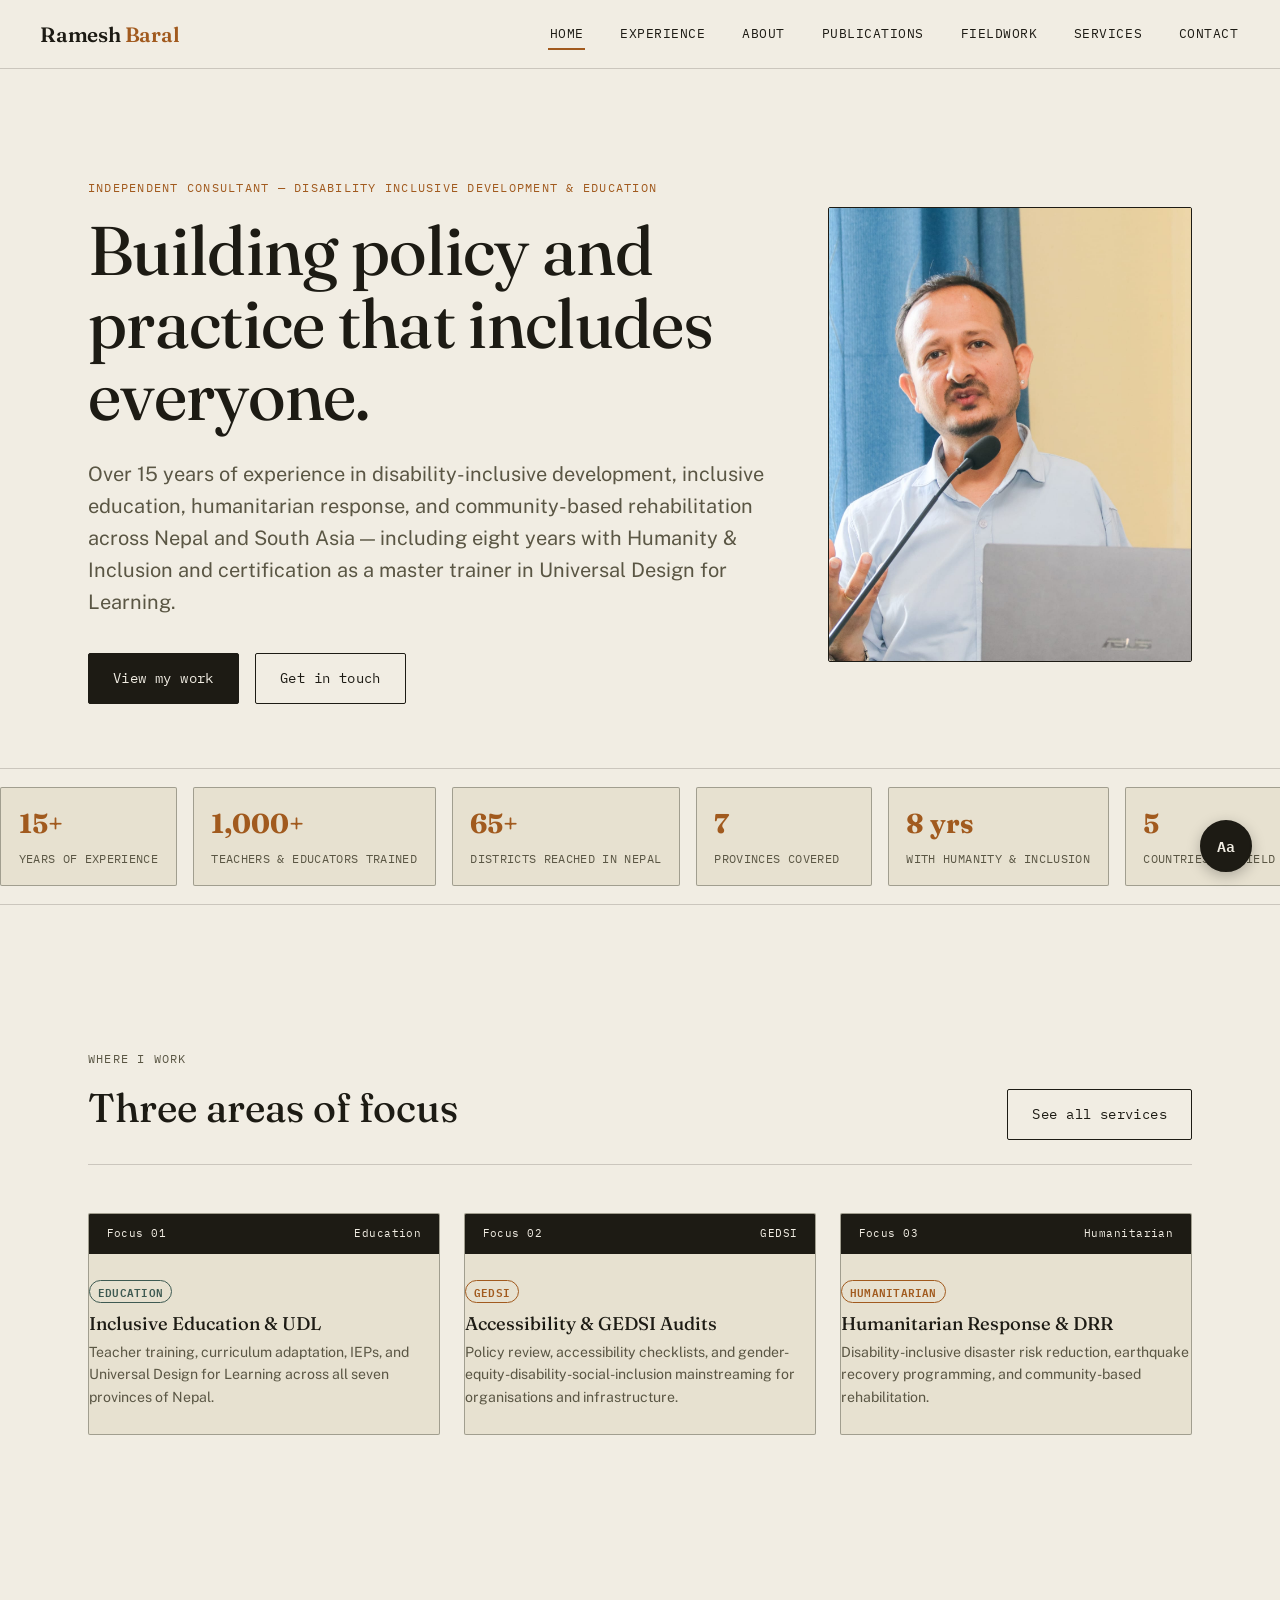
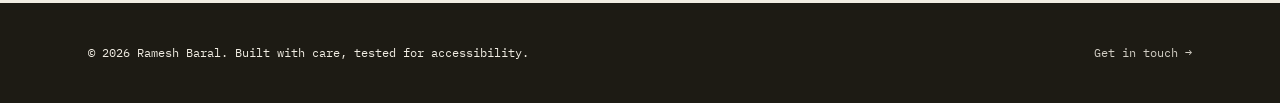
<file: index.html>
<!DOCTYPE html>
<html lang="en">
<head>
<meta charset="UTF-8">
<meta name="viewport" content="width=device-width, initial-scale=1.0">
<title>Ramesh Baral — Disability Inclusive Development &amp; Education Consultant</title>
<meta name="description" content="Ramesh Baral is an independent consultant specialising in disability-inclusive development, inclusive education, GEDSI mainstreaming, and humanitarian response across Nepal and South Asia.">
<link rel="preconnect" href="https://fonts.googleapis.com">
<link rel="preconnect" href="https://fonts.gstatic.com" crossorigin>
<link href="https://fonts.googleapis.com/css2?family=Fraunces:ital,opsz,wght@0,9..144,340;0,9..144,460;0,9..144,600;1,9..144,460&family=IBM+Plex+Mono:wght@400;500;600&family=Public+Sans:wght@400;500;600;700&display=swap" rel="stylesheet">
<link rel="stylesheet" href="css/style.css">
</head>
<body>

<a class="skip-link" href="#main">Skip to main content</a>

<header class="site-header">
  <div class="container nav-row">
    <a href="index.html" class="logo">Ramesh <span>Baral</span></a>
    <button class="nav-toggle" id="navToggle" aria-expanded="false" aria-controls="primaryNav">
      <span></span><span></span><span></span>
      <span class="visually-hidden">Toggle menu</span>
    </button>
    <nav class="primary-nav" id="primaryNav" aria-label="Primary">
      <ul>
        <li><a href="index.html" aria-current="page">Home</a></li>
        <li><a href="experience.html">Experience</a></li>
        <li><a href="about.html">About</a></li>
        <li><a href="publications.html">Publications</a></li>
        <li><a href="fieldwork.html">Fieldwork</a></li>
        <li><a href="services.html">Services</a></li>
        <li><a href="contact.html">Contact</a></li>
      </ul>
    </nav>
  </div>
</header>

<main id="main">

  <section class="hero" aria-label="Introduction">
    <div class="container hero-grid">
      <div class="hero-copy">
        <p class="hero-eyebrow">Independent Consultant — Disability Inclusive Development &amp; Education</p>
        <h1>Building policy and practice that includes everyone.</h1>
        <p class="hero-tagline">Over 15 years of experience in disability-inclusive development, inclusive education, humanitarian response, and community-based rehabilitation across Nepal and South Asia — including eight years with Humanity &amp; Inclusion and certification as a master trainer in Universal Design for Learning.</p>
        <div class="hero-actions">
          <a href="experience.html" class="btn btn-primary">View my work</a>
          <a href="contact.html" class="btn btn-ghost">Get in touch</a>
        </div>
      </div>
      <div class="hero-portrait">
        <img src="assets/Profile_pic.jpeg" alt="Portrait of Ramesh Baral">
      </div>
    </div>

    <div class="stats-strip" aria-label="Career highlights">
      <div class="stats-track">
        <div class="stat-card"><b>15+</b><span>Years of experience</span></div>
        <div class="stat-card"><b>1,000+</b><span>Teachers &amp; educators trained</span></div>
        <div class="stat-card"><b>65+</b><span>Districts reached in Nepal</span></div>
        <div class="stat-card"><b>7</b><span>Provinces covered</span></div>
        <div class="stat-card"><b>8 yrs</b><span>With Humanity &amp; Inclusion</span></div>
        <div class="stat-card"><b>5</b><span>Countries of field exposure</span></div>
        <div class="stat-card"><b>15+</b><span>Years of experience</span></div>
        <div class="stat-card"><b>1,000+</b><span>Teachers &amp; educators trained</span></div>
        <div class="stat-card"><b>65+</b><span>Districts reached in Nepal</span></div>
        <div class="stat-card"><b>7</b><span>Provinces covered</span></div>
        <div class="stat-card"><b>8 yrs</b><span>With Humanity &amp; Inclusion</span></div>
        <div class="stat-card"><b>5</b><span>Countries of field exposure</span></div>
      </div>
    </div>
  </section>

  <section class="section" aria-labelledby="areas-heading">
    <div class="container">
      <div class="section-head">
        <div>
          <span class="section-eyebrow">Where I work</span>
          <h2 id="areas-heading">Three areas of focus</h2>
        </div>
        <a href="services.html" class="btn btn-ghost">See all services</a>
      </div>
      <div class="work-grid">
        <div class="frame in-view" style="cursor:default;">
          <span class="frame-top"><span>Focus 01</span><span>Education</span></span>
          <span class="frame-body">
            <span class="frame-meta"><span class="frame-tag" style="color:#3E5A52">EDUCATION</span></span>
            <h3>Inclusive Education &amp; UDL</h3>
            <p>Teacher training, curriculum adaptation, IEPs, and Universal Design for Learning across all seven provinces of Nepal.</p>
          </span>
        </div>
        <div class="frame in-view" style="cursor:default;">
          <span class="frame-top"><span>Focus 02</span><span>GEDSI</span></span>
          <span class="frame-body">
            <span class="frame-meta"><span class="frame-tag" style="color:#A15A1E">GEDSI</span></span>
            <h3>Accessibility &amp; GEDSI Audits</h3>
            <p>Policy review, accessibility checklists, and gender-equity-disability-social-inclusion mainstreaming for organisations and infrastructure.</p>
          </span>
        </div>
        <div class="frame in-view" style="cursor:default;">
          <span class="frame-top"><span>Focus 03</span><span>Humanitarian</span></span>
          <span class="frame-body">
            <span class="frame-meta"><span class="frame-tag" style="color:#A15A1E">HUMANITARIAN</span></span>
            <h3>Humanitarian Response &amp; DRR</h3>
            <p>Disability-inclusive disaster risk reduction, earthquake recovery programming, and community-based rehabilitation.</p>
          </span>
        </div>
      </div>
    </div>
  </section>

</main>

<footer>
  <div class="container footer-row">
    <span>© 2026 Ramesh Baral. Built with care, tested for accessibility.</span>
    <nav aria-label="Footer">
      <a href="contact.html">Get in touch →</a>
    </nav>
  </div>
</footer>

<div class="a11y-toolbar">
  <div class="a11y-panel" id="a11yPanel" hidden>
    <h2>Accessibility</h2>
    <div class="a11y-row">
      <span>Text size</span>
      <div class="a11y-fontctrl">
        <button id="fontDec" aria-label="Decrease text size">A−</button>
        <button id="fontReset" aria-label="Reset text size">A</button>
        <button id="fontInc" aria-label="Increase text size">A+</button>
      </div>
    </div>
    <div class="a11y-row">
      <span id="contrastLabel">High contrast</span>
      <button class="switch" id="contrastSwitch" role="switch" aria-checked="false" aria-labelledby="contrastLabel"></button>
    </div>
    <div class="a11y-row">
      <span id="motionLabel">Reduce motion</span>
      <button class="switch" id="motionSwitch" role="switch" aria-checked="false" aria-labelledby="motionLabel"></button>
    </div>
  </div>
  <button class="a11y-toggle" id="a11yToggle" aria-expanded="false" aria-controls="a11yPanel">
    <span aria-hidden="true">Aa</span>
    <span class="visually-hidden">Open accessibility settings</span>
  </button>
</div>

<script src="js/main.js"></script>
</body>
</html>
</file>
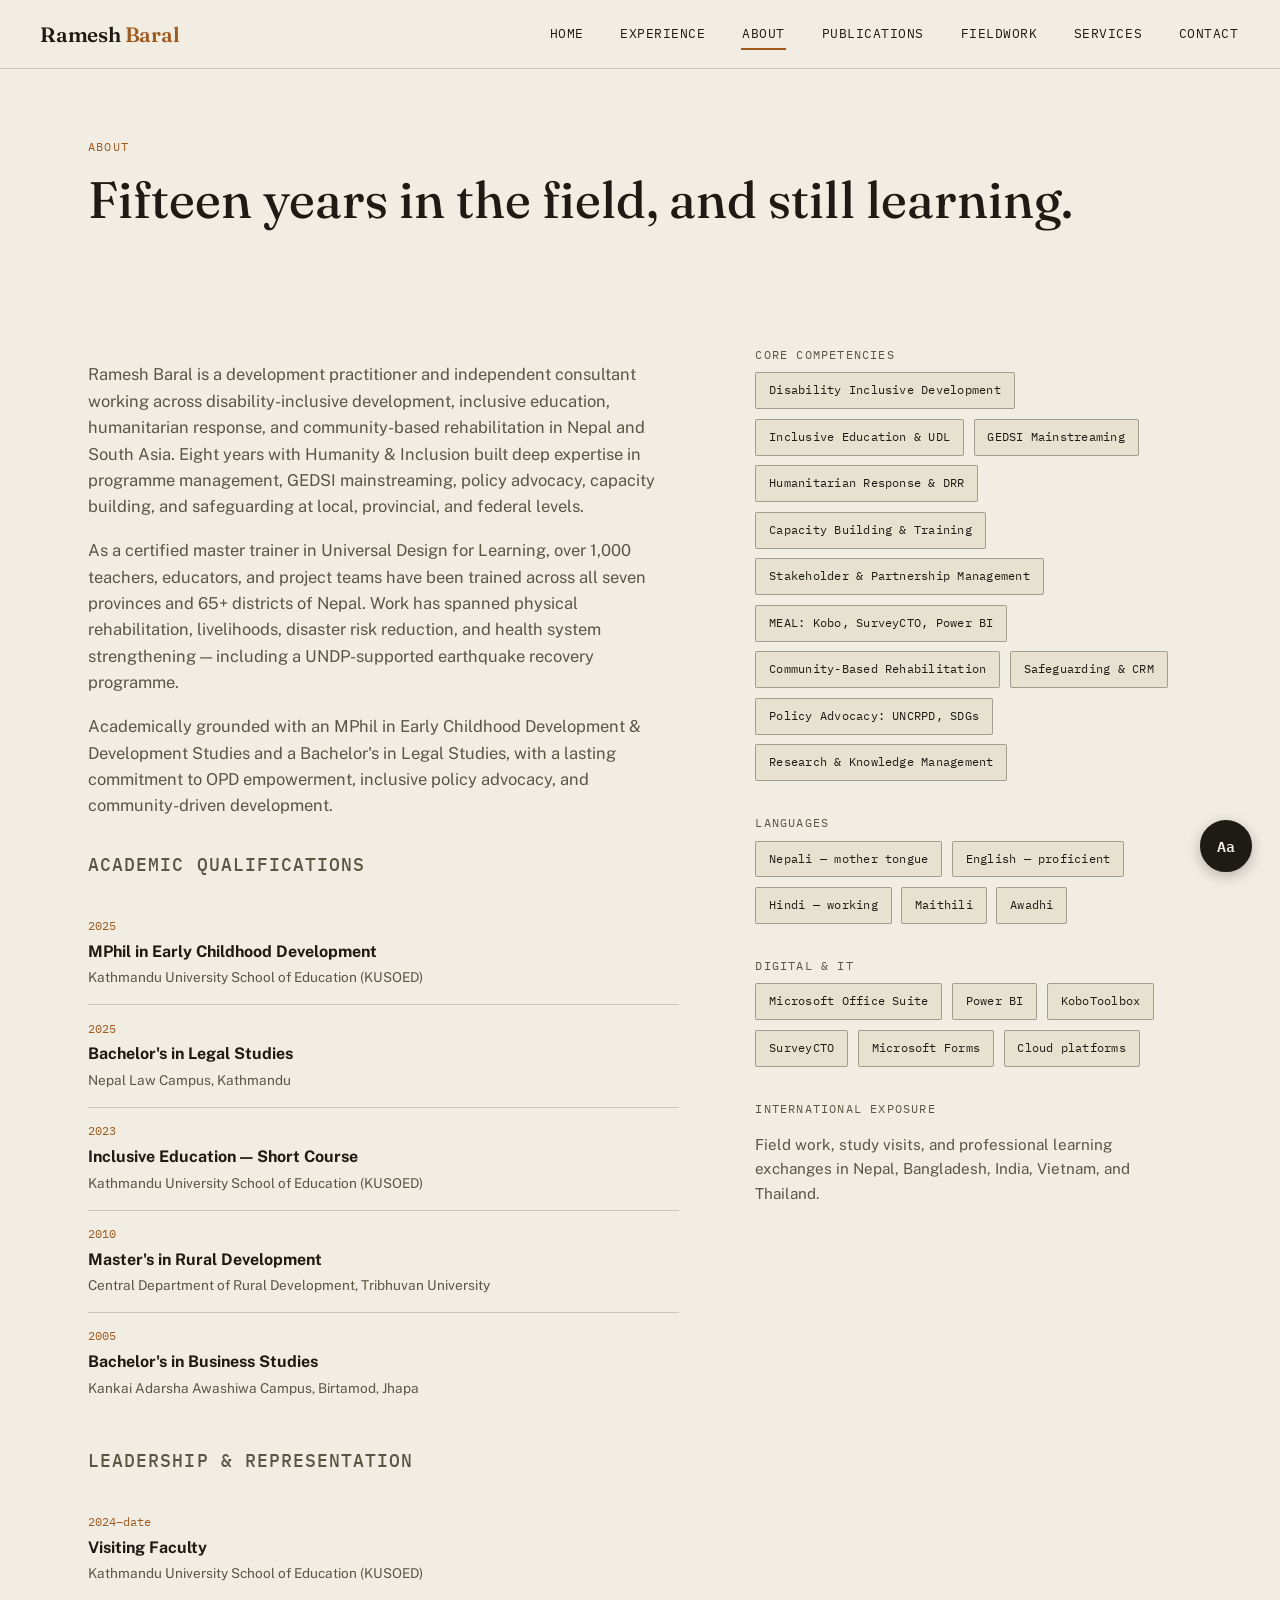
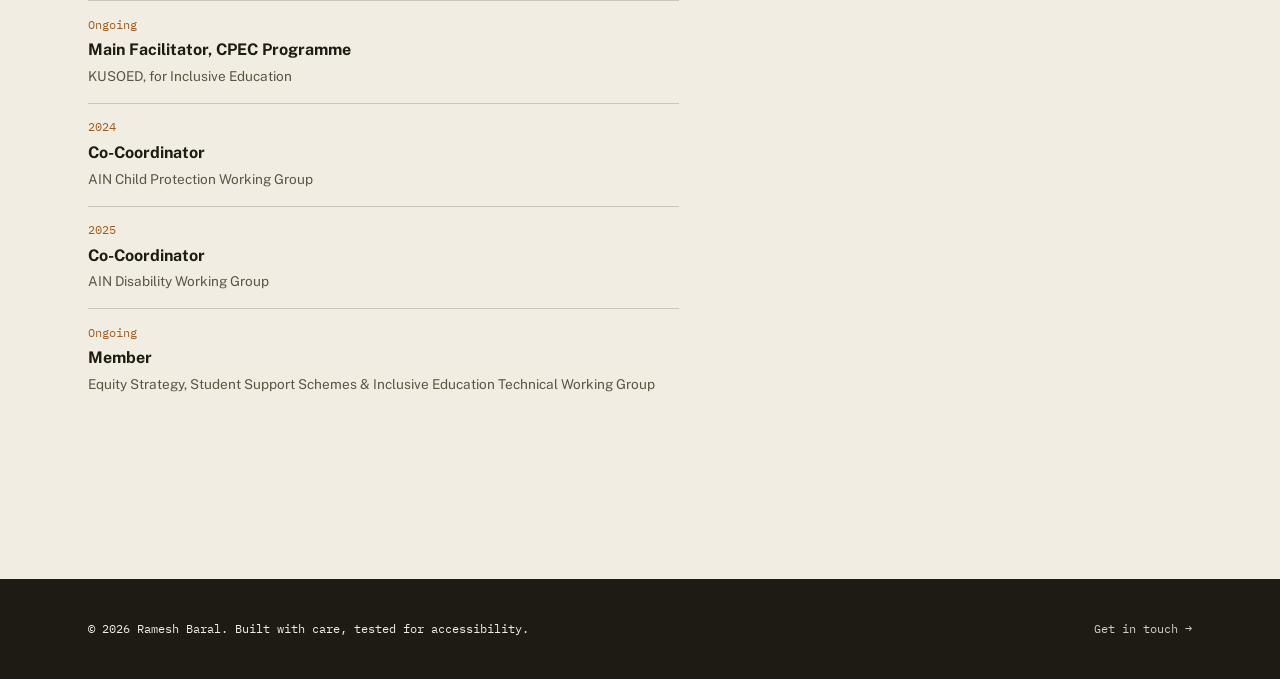
<file: about.html>
<!DOCTYPE html>
<html lang="en">
<head>
<meta charset="UTF-8">
<meta name="viewport" content="width=device-width, initial-scale=1.0">
<title>About — Ramesh Baral</title>
<meta name="description" content="Background, qualifications, competencies, and languages of Ramesh Baral, disability inclusion and education consultant.">
<link rel="preconnect" href="https://fonts.googleapis.com">
<link rel="preconnect" href="https://fonts.gstatic.com" crossorigin>
<link href="https://fonts.googleapis.com/css2?family=Fraunces:ital,opsz,wght@0,9..144,340;0,9..144,460;0,9..144,600;1,9..144,460&family=IBM+Plex+Mono:wght@400;500;600&family=Public+Sans:wght@400;500;600;700&display=swap" rel="stylesheet">
<link rel="stylesheet" href="css/style.css">
</head>
<body>

<a class="skip-link" href="#main">Skip to main content</a>

<header class="site-header">
  <div class="container nav-row">
    <a href="index.html" class="logo">Ramesh <span>Baral</span></a>
    <button class="nav-toggle" id="navToggle" aria-expanded="false" aria-controls="primaryNav">
      <span></span><span></span><span></span>
      <span class="visually-hidden">Toggle menu</span>
    </button>
    <nav class="primary-nav" id="primaryNav" aria-label="Primary">
      <ul>
        <li><a href="index.html">Home</a></li>
        <li><a href="experience.html">Experience</a></li>
        <li><a href="about.html" aria-current="page">About</a></li>
        <li><a href="publications.html">Publications</a></li>
        <li><a href="fieldwork.html">Fieldwork</a></li>
        <li><a href="services.html">Services</a></li>
        <li><a href="contact.html">Contact</a></li>
      </ul>
    </nav>
  </div>
</header>

<main id="main">

  <section class="page-head">
    <div class="container">
      <span class="hero-eyebrow">About</span>
      <h1>Fifteen years in the field, and still learning.</h1>
    </div>
  </section>

  <section class="section" aria-labelledby="about-heading">
    <div class="container about-grid">
      <div>
        <h2 id="about-heading" class="visually-hidden">Biography</h2>
        <p>Ramesh Baral is a development practitioner and independent consultant working across disability-inclusive development, inclusive education, humanitarian response, and community-based rehabilitation in Nepal and South Asia. Eight years with Humanity &amp; Inclusion built deep expertise in programme management, GEDSI mainstreaming, policy advocacy, capacity building, and safeguarding at local, provincial, and federal levels.</p>
        <p>As a certified master trainer in Universal Design for Learning, over 1,000 teachers, educators, and project teams have been trained across all seven provinces and 65+ districts of Nepal. Work has spanned physical rehabilitation, livelihoods, disaster risk reduction, and health system strengthening — including a UNDP-supported earthquake recovery programme.</p>
        <p>Academically grounded with an MPhil in Early Childhood Development &amp; Development Studies and a Bachelor's in Legal Studies, with a lasting commitment to OPD empowerment, inclusive policy advocacy, and community-driven development.</p>

        <h3 class="subhead">Academic qualifications</h3>
        <ul class="edu-list">
          <li><span class="edu-year">2025</span><strong>MPhil in Early Childhood Development</strong><br><span class="edu-inst">Kathmandu University School of Education (KUSOED)</span></li>
          <li><span class="edu-year">2025</span><strong>Bachelor's in Legal Studies</strong><br><span class="edu-inst">Nepal Law Campus, Kathmandu</span></li>
          <li><span class="edu-year">2023</span><strong>Inclusive Education — Short Course</strong><br><span class="edu-inst">Kathmandu University School of Education (KUSOED)</span></li>
          <li><span class="edu-year">2010</span><strong>Master's in Rural Development</strong><br><span class="edu-inst">Central Department of Rural Development, Tribhuvan University</span></li>
          <li><span class="edu-year">2005</span><strong>Bachelor's in Business Studies</strong><br><span class="edu-inst">Kankai Adarsha Awashiwa Campus, Birtamod, Jhapa</span></li>
        </ul>

        <h3 class="subhead">Leadership &amp; representation</h3>
        <ul class="edu-list">
          <li><span class="edu-year">2024–date</span><strong>Visiting Faculty</strong><br><span class="edu-inst">Kathmandu University School of Education (KUSOED)</span></li>
          <li><span class="edu-year">Ongoing</span><strong>Main Facilitator, CPEC Programme</strong><br><span class="edu-inst">KUSOED, for Inclusive Education</span></li>
          <li><span class="edu-year">2024</span><strong>Co-Coordinator</strong><br><span class="edu-inst">AIN Child Protection Working Group</span></li>
          <li><span class="edu-year">2025</span><strong>Co-Coordinator</strong><br><span class="edu-inst">AIN Disability Working Group</span></li>
          <li><span class="edu-year">Ongoing</span><strong>Member</strong><br><span class="edu-inst">Equity Strategy, Student Support Schemes &amp; Inclusive Education Technical Working Group</span></li>
        </ul>
      </div>
      <div>
        <span class="section-eyebrow">Core competencies</span>
        <ul class="tag-list" aria-label="Core competencies">
          <li>Disability Inclusive Development</li>
          <li>Inclusive Education &amp; UDL</li>
          <li>GEDSI Mainstreaming</li>
          <li>Humanitarian Response &amp; DRR</li>
          <li>Capacity Building &amp; Training</li>
          <li>Stakeholder &amp; Partnership Management</li>
          <li>MEAL: Kobo, SurveyCTO, Power BI</li>
          <li>Community-Based Rehabilitation</li>
          <li>Safeguarding &amp; CRM</li>
          <li>Policy Advocacy: UNCRPD, SDGs</li>
          <li>Research &amp; Knowledge Management</li>
        </ul>

        <span class="section-eyebrow" style="margin-top:2rem; display:block;">Languages</span>
        <ul class="tag-list" aria-label="Languages">
          <li>Nepali — mother tongue</li>
          <li>English — proficient</li>
          <li>Hindi — working</li>
          <li>Maithili</li>
          <li>Awadhi</li>
        </ul>

        <span class="section-eyebrow" style="margin-top:2rem; display:block;">Digital &amp; IT</span>
        <ul class="tag-list" aria-label="Digital and IT tools">
          <li>Microsoft Office Suite</li>
          <li>Power BI</li>
          <li>KoboToolbox</li>
          <li>SurveyCTO</li>
          <li>Microsoft Forms</li>
          <li>Cloud platforms</li>
        </ul>

        <span class="section-eyebrow" style="margin-top:2rem; display:block;">International exposure</span>
        <p style="color:var(--ink-soft); font-size:0.95rem;">Field work, study visits, and professional learning exchanges in Nepal, Bangladesh, India, Vietnam, and Thailand.</p>
      </div>
    </div>
  </section>

</main>

<footer>
  <div class="container footer-row">
    <span>© 2026 Ramesh Baral. Built with care, tested for accessibility.</span>
    <nav aria-label="Footer">
      <a href="contact.html">Get in touch →</a>
    </nav>
  </div>
</footer>

<div class="a11y-toolbar">
  <div class="a11y-panel" id="a11yPanel" hidden>
    <h2>Accessibility</h2>
    <div class="a11y-row">
      <span>Text size</span>
      <div class="a11y-fontctrl">
        <button id="fontDec" aria-label="Decrease text size">A−</button>
        <button id="fontReset" aria-label="Reset text size">A</button>
        <button id="fontInc" aria-label="Increase text size">A+</button>
      </div>
    </div>
    <div class="a11y-row">
      <span id="contrastLabel">High contrast</span>
      <button class="switch" id="contrastSwitch" role="switch" aria-checked="false" aria-labelledby="contrastLabel"></button>
    </div>
    <div class="a11y-row">
      <span id="motionLabel">Reduce motion</span>
      <button class="switch" id="motionSwitch" role="switch" aria-checked="false" aria-labelledby="motionLabel"></button>
    </div>
  </div>
  <button class="a11y-toggle" id="a11yToggle" aria-expanded="false" aria-controls="a11yPanel">
    <span aria-hidden="true">Aa</span>
    <span class="visually-hidden">Open accessibility settings</span>
  </button>
</div>

<script src="js/main.js"></script>
</body>
</html>
</file>
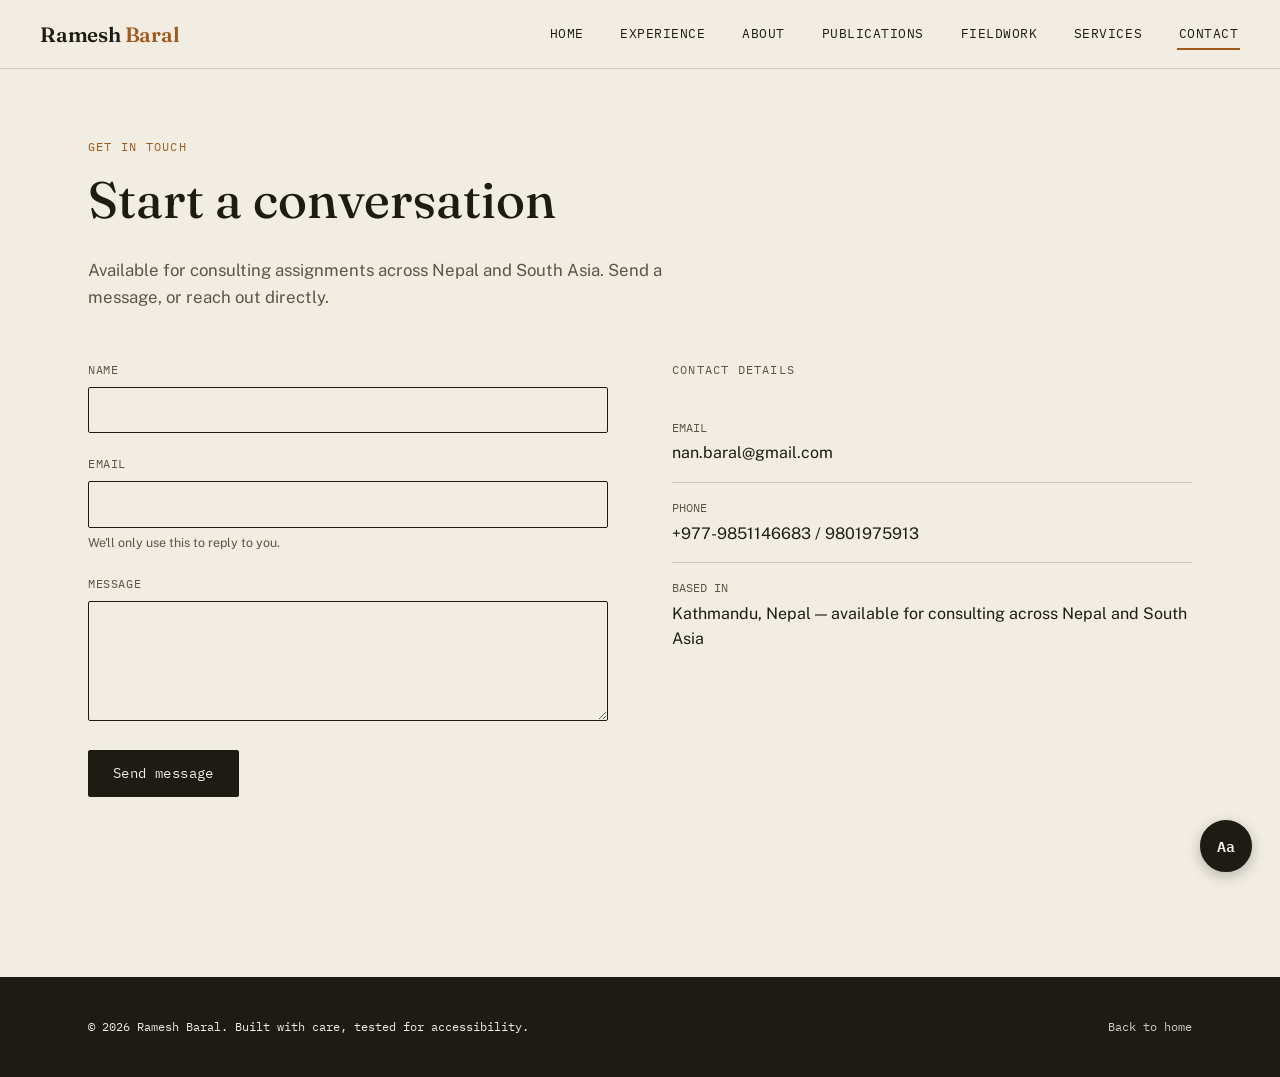
<file: contact.html>
<!DOCTYPE html>
<html lang="en">
<head>
<meta charset="UTF-8">
<meta name="viewport" content="width=device-width, initial-scale=1.0">
<title>Contact — Ramesh Baral</title>
<meta name="description" content="Get in touch with Ramesh Baral for consulting on disability-inclusive development, education, and humanitarian programming.">
<link rel="preconnect" href="https://fonts.googleapis.com">
<link rel="preconnect" href="https://fonts.gstatic.com" crossorigin>
<link href="https://fonts.googleapis.com/css2?family=Fraunces:ital,opsz,wght@0,9..144,340;0,9..144,460;0,9..144,600;1,9..144,460&family=IBM+Plex+Mono:wght@400;500;600&family=Public+Sans:wght@400;500;600;700&display=swap" rel="stylesheet">
<link rel="stylesheet" href="css/style.css">
</head>
<body>

<a class="skip-link" href="#main">Skip to main content</a>

<header class="site-header">
  <div class="container nav-row">
    <a href="index.html" class="logo">Ramesh <span>Baral</span></a>
    <button class="nav-toggle" id="navToggle" aria-expanded="false" aria-controls="primaryNav">
      <span></span><span></span><span></span>
      <span class="visually-hidden">Toggle menu</span>
    </button>
    <nav class="primary-nav" id="primaryNav" aria-label="Primary">
      <ul>
        <li><a href="index.html">Home</a></li>
        <li><a href="experience.html">Experience</a></li>
        <li><a href="about.html">About</a></li>
        <li><a href="publications.html">Publications</a></li>
        <li><a href="fieldwork.html">Fieldwork</a></li>
        <li><a href="services.html">Services</a></li>
        <li><a href="contact.html" aria-current="page">Contact</a></li>
      </ul>
    </nav>
  </div>
</header>

<main id="main">

  <section class="page-head">
    <div class="container">
      <span class="hero-eyebrow">Get in touch</span>
      <h1>Start a conversation</h1>
      <p>Available for consulting assignments across Nepal and South Asia. Send a message, or reach out directly.</p>
    </div>
  </section>

  <section class="section" aria-labelledby="contact-heading" style="padding-top:1rem;">
    <div class="container contact-wrap">
      <div>
        <h2 id="contact-heading" class="visually-hidden">Contact form</h2>
        <form id="contactForm" novalidate>
          <div class="field">
            <label for="name">Name</label>
            <input type="text" id="name" name="name" autocomplete="name" required>
          </div>
          <div class="field">
            <label for="email">Email</label>
            <input type="email" id="email" name="email" autocomplete="email" required aria-describedby="emailHint">
            <p class="field-hint" id="emailHint">We'll only use this to reply to you.</p>
          </div>
          <div class="field">
            <label for="message">Message</label>
            <textarea id="message" name="message" required></textarea>
          </div>
          <button type="submit" class="btn btn-primary">Send message</button>
          <p class="field-hint" id="formStatus" role="status" aria-live="polite"></p>
        </form>
      </div>
      <div>
        <span class="section-eyebrow">Contact details</span>
        <ul class="contact-list" style="margin-top:1.5rem;">
          <li>
            <span class="contact-label">Email</span>
            <a href="mailto:nan.baral@gmail.com">nan.baral@gmail.com</a>
          </li>
          <li>
            <span class="contact-label">Phone</span>
            <a href="tel:+9779851146683">+977-9851146683</a> / <a href="tel:+9779801975913">9801975913</a>
          </li>
          <li>
            <span class="contact-label">Based in</span>
            Kathmandu, Nepal — available for consulting across Nepal and South Asia
          </li>
        </ul>
      </div>
    </div>
  </section>

</main>

<footer>
  <div class="container footer-row">
    <span>© 2026 Ramesh Baral. Built with care, tested for accessibility.</span>
    <nav aria-label="Footer">
      <a href="index.html">Back to home</a>
    </nav>
  </div>
</footer>

<div class="a11y-toolbar">
  <div class="a11y-panel" id="a11yPanel" hidden>
    <h2>Accessibility</h2>
    <div class="a11y-row">
      <span>Text size</span>
      <div class="a11y-fontctrl">
        <button id="fontDec" aria-label="Decrease text size">A−</button>
        <button id="fontReset" aria-label="Reset text size">A</button>
        <button id="fontInc" aria-label="Increase text size">A+</button>
      </div>
    </div>
    <div class="a11y-row">
      <span id="contrastLabel">High contrast</span>
      <button class="switch" id="contrastSwitch" role="switch" aria-checked="false" aria-labelledby="contrastLabel"></button>
    </div>
    <div class="a11y-row">
      <span id="motionLabel">Reduce motion</span>
      <button class="switch" id="motionSwitch" role="switch" aria-checked="false" aria-labelledby="motionLabel"></button>
    </div>
  </div>
  <button class="a11y-toggle" id="a11yToggle" aria-expanded="false" aria-controls="a11yPanel">
    <span aria-hidden="true">Aa</span>
    <span class="visually-hidden">Open accessibility settings</span>
  </button>
</div>

<script src="js/main.js"></script>
</body>
</html>
</file>
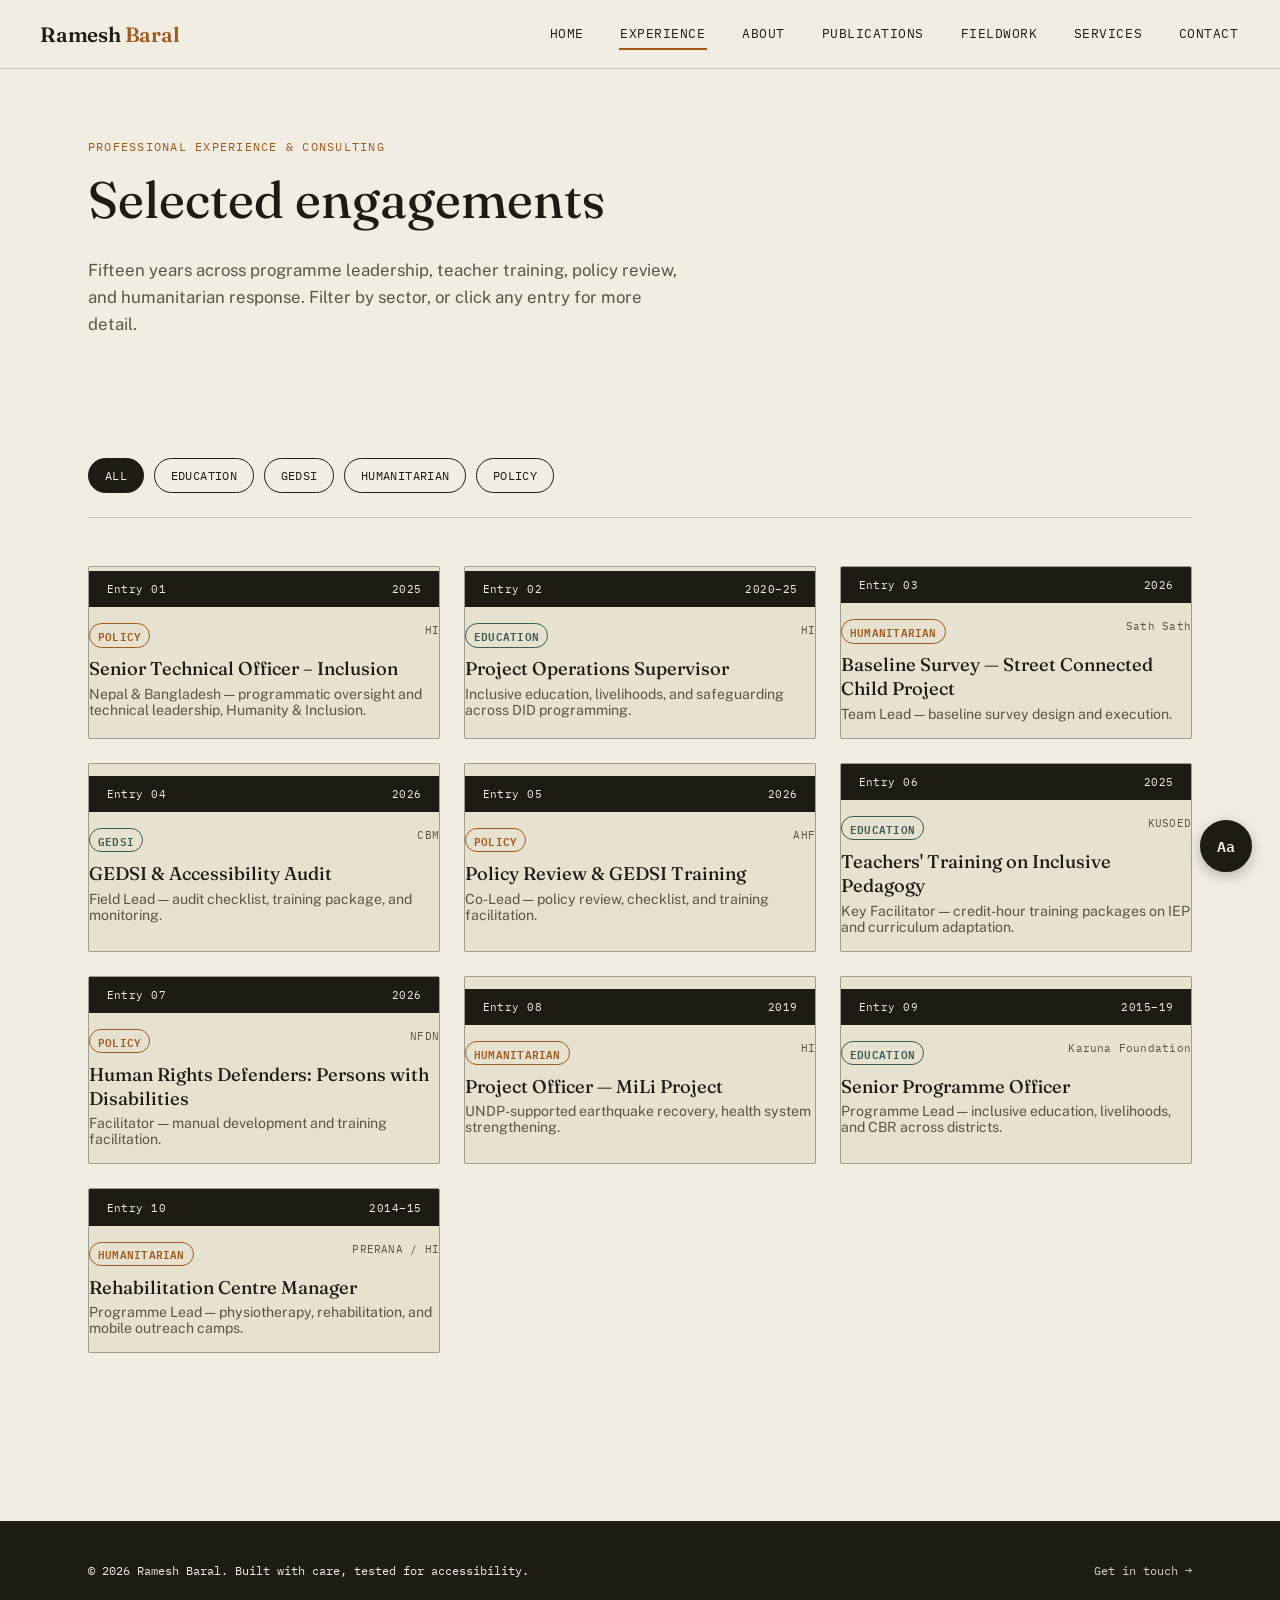
<file: experience.html>
<!DOCTYPE html>
<html lang="en">
<head>
<meta charset="UTF-8">
<meta name="viewport" content="width=device-width, initial-scale=1.0">
<title>Experience — Ramesh Baral</title>
<meta name="description" content="Selected professional experience and consulting engagements of Ramesh Baral across disability-inclusive development, education, GEDSI, humanitarian response, and policy.">
<link rel="preconnect" href="https://fonts.googleapis.com">
<link rel="preconnect" href="https://fonts.gstatic.com" crossorigin>
<link href="https://fonts.googleapis.com/css2?family=Fraunces:ital,opsz,wght@0,9..144,340;0,9..144,460;0,9..144,600;1,9..144,460&family=IBM+Plex+Mono:wght@400;500;600&family=Public+Sans:wght@400;500;600;700&display=swap" rel="stylesheet">
<link rel="stylesheet" href="css/style.css">
</head>
<body>

<a class="skip-link" href="#main">Skip to main content</a>

<header class="site-header">
  <div class="container nav-row">
    <a href="index.html" class="logo">Ramesh <span>Baral</span></a>
    <button class="nav-toggle" id="navToggle" aria-expanded="false" aria-controls="primaryNav">
      <span></span><span></span><span></span>
      <span class="visually-hidden">Toggle menu</span>
    </button>
    <nav class="primary-nav" id="primaryNav" aria-label="Primary">
      <ul>
        <li><a href="index.html">Home</a></li>
        <li><a href="experience.html" aria-current="page">Experience</a></li>
        <li><a href="about.html">About</a></li>
        <li><a href="publications.html">Publications</a></li>
        <li><a href="fieldwork.html">Fieldwork</a></li>
        <li><a href="services.html">Services</a></li>
        <li><a href="contact.html">Contact</a></li>
      </ul>
    </nav>
  </div>
</header>

<main id="main">

  <section class="page-head">
    <div class="container">
      <span class="hero-eyebrow">Professional experience &amp; consulting</span>
      <h1>Selected engagements</h1>
      <p>Fifteen years across programme leadership, teacher training, policy review, and humanitarian response. Filter by sector, or click any entry for more detail.</p>
    </div>
  </section>

  <section class="section" aria-labelledby="work-heading">
    <div class="container">
      <div class="section-head">
        <h2 id="work-heading" class="visually-hidden">Engagements</h2>
        <div class="filters" role="group" aria-label="Filter engagements by sector">
          <button class="filter-btn" data-filter="all" aria-pressed="true">All</button>
          <button class="filter-btn" data-filter="education" aria-pressed="false">Education</button>
          <button class="filter-btn" data-filter="gedsi" aria-pressed="false">GEDSI</button>
          <button class="filter-btn" data-filter="humanitarian" aria-pressed="false">Humanitarian</button>
          <button class="filter-btn" data-filter="policy" aria-pressed="false">Policy</button>
        </div>
      </div>

      <div class="work-grid" id="workGrid">

        <button class="frame" data-medium="policy"
          data-title="Senior Technical Officer – Inclusion (Nepal &amp; Bangladesh)"
          data-year="Jan 2025 – Dec 2025" data-tools="Humanity &amp; Inclusion (HI)"
          data-desc="Provided programmatic oversight and technical leadership across disability-inclusive projects, led capacity-strengthening for partners and OPDs, contributed to proposal writing and policy formulation, and represented the programme in national and international forums.">
          <span class="frame-top"><span>Entry 01</span><span>2025</span></span>
          <span class="frame-body">
            <span class="frame-meta"><span class="frame-tag" style="color:#A15A1E">POLICY</span><span>HI</span></span>
            <h3>Senior Technical Officer – Inclusion</h3>
            <p>Nepal &amp; Bangladesh — programmatic oversight and technical leadership, Humanity &amp; Inclusion.</p>
          </span>
        </button>

        <button class="frame" data-medium="education"
          data-title="Project Operations Supervisor &amp; Safeguarding Focal Person"
          data-year="Mar 2020 – Feb 2025" data-tools="Humanity &amp; Inclusion (HI), Kathmandu"
          data-desc="Oversaw disability-inclusive development activities focused on inclusive education and livelihoods, ensured accessibility compliance in school and health facility modifications, trained teachers on WGQ-CFM tools, and implemented safeguarding policy across the programme.">
          <span class="frame-top"><span>Entry 02</span><span>2020–25</span></span>
          <span class="frame-body">
            <span class="frame-meta"><span class="frame-tag" style="color:#3E5A52">EDUCATION</span><span>HI</span></span>
            <h3>Project Operations Supervisor</h3>
            <p>Inclusive education, livelihoods, and safeguarding across DID programming.</p>
          </span>
        </button>

        <button class="frame" data-medium="humanitarian"
          data-title="Baseline Survey — Street Connected Child Project"
          data-year="2026" data-tools="Team Lead, Sath Sath"
          data-desc="Led the design and execution of a baseline survey for a project supporting street-connected children, establishing the evidence base for programme monitoring and evaluation.">
          <span class="frame-top"><span>Entry 03</span><span>2026</span></span>
          <span class="frame-body">
            <span class="frame-meta"><span class="frame-tag" style="color:#A15A1E">HUMANITARIAN</span><span>Sath Sath</span></span>
            <h3>Baseline Survey — Street Connected Child Project</h3>
            <p>Team Lead — baseline survey design and execution.</p>
          </span>
        </button>

        <button class="frame" data-medium="gedsi"
          data-title="GEDSI &amp; Accessibility Audit"
          data-year="2026" data-tools="Field Lead, CBM"
          data-desc="Led the development of an audit checklist and training package for GEDSI and accessibility auditing, including field facilitation and ongoing monitoring support.">
          <span class="frame-top"><span>Entry 04</span><span>2026</span></span>
          <span class="frame-body">
            <span class="frame-meta"><span class="frame-tag" style="color:#3E5A52">GEDSI</span><span>CBM</span></span>
            <h3>GEDSI &amp; Accessibility Audit</h3>
            <p>Field Lead — audit checklist, training package, and monitoring.</p>
          </span>
        </button>

        <button class="frame" data-medium="policy"
          data-title="Policy Review &amp; GEDSI Training"
          data-year="2026" data-tools="Co-Lead, Australian Himalayan Foundation (AHF)"
          data-desc="Co-led a policy review focused on disability inclusion and GESI, developing an assessment checklist and facilitating related training sessions.">
          <span class="frame-top"><span>Entry 05</span><span>2026</span></span>
          <span class="frame-body">
            <span class="frame-meta"><span class="frame-tag" style="color:#A15A1E">POLICY</span><span>AHF</span></span>
            <h3>Policy Review &amp; GEDSI Training</h3>
            <p>Co-Lead — policy review, checklist, and training facilitation.</p>
          </span>
        </button>

        <button class="frame" data-medium="education"
          data-title="Teachers' Training on Inclusive Pedagogy, IEP &amp; Curriculum Adaptation"
          data-year="2025" data-tools="Key Facilitator, KUSOED"
          data-desc="Developed and facilitated 1 and 3 credit-hour training packages on inclusive pedagogy, individualized education plans, and curriculum adaptation for Kathmandu University School of Education.">
          <span class="frame-top"><span>Entry 06</span><span>2025</span></span>
          <span class="frame-body">
            <span class="frame-meta"><span class="frame-tag" style="color:#3E5A52">EDUCATION</span><span>KUSOED</span></span>
            <h3>Teachers' Training on Inclusive Pedagogy</h3>
            <p>Key Facilitator — credit-hour training packages on IEP and curriculum adaptation.</p>
          </span>
        </button>

        <button class="frame" data-medium="policy"
          data-title="Human Rights Defenders: Persons with Disabilities"
          data-year="2026" data-tools="Facilitator, National Federation of Disabled Nepal (NFDN)"
          data-desc="Contributed to manual development and facilitated training on human rights defence for persons with disabilities, in partnership with the National Federation of Disabled Nepal.">
          <span class="frame-top"><span>Entry 07</span><span>2026</span></span>
          <span class="frame-body">
            <span class="frame-meta"><span class="frame-tag" style="color:#A15A1E">POLICY</span><span>NFDN</span></span>
            <h3>Human Rights Defenders: Persons with Disabilities</h3>
            <p>Facilitator — manual development and training facilitation.</p>
          </span>
        </button>

        <button class="frame" data-medium="humanitarian"
          data-title="Project Officer — MiLi Project (Health System Strengthening)"
          data-year="Feb 2019 – Dec 2019" data-tools="Humanity &amp; Inclusion (HI), Kathmandu"
          data-desc="Facilitated disability-inclusive development and livelihood trainings for UNDP teams, partners, and local governments across 10 local levels in 5 earthquake-affected districts, and trained local decision-makers on accessibility guidelines for infrastructure.">
          <span class="frame-top"><span>Entry 08</span><span>2019</span></span>
          <span class="frame-body">
            <span class="frame-meta"><span class="frame-tag" style="color:#A15A1E">HUMANITARIAN</span><span>HI</span></span>
            <h3>Project Officer — MiLi Project</h3>
            <p>UNDP-supported earthquake recovery, health system strengthening.</p>
          </span>
        </button>

        <button class="frame" data-medium="education"
          data-title="Senior Programme Officer (Programme Lead)"
          data-year="Feb 2015 – Jan 2019" data-tools="Karuna Foundation Nepal, Kathmandu"
          data-desc="Led and managed district-based disability-inclusive development programmes focused on inclusive education and livelihoods, directing the 'Share &amp; Care' and 'Inspire2Care' programmes and coordinating with district-level committees.">
          <span class="frame-top"><span>Entry 09</span><span>2015–19</span></span>
          <span class="frame-body">
            <span class="frame-meta"><span class="frame-tag" style="color:#3E5A52">EDUCATION</span><span>Karuna Foundation</span></span>
            <h3>Senior Programme Officer</h3>
            <p>Programme Lead — inclusive education, livelihoods, and CBR across districts.</p>
          </span>
        </button>

        <button class="frame" data-medium="humanitarian"
          data-title="Rehabilitation Centre Manager (Programme Lead)"
          data-year="Jul 2014 – Jan 2015" data-tools="PRERANA — Handicap International Project, Sarlahi"
          data-desc="Coordinated physiotherapy and rehabilitation departments, planned capacity-building for rehabilitation staff, led mobile rehabilitation camps, and developed financial sustainability plans with management boards and community structures.">
          <span class="frame-top"><span>Entry 10</span><span>2014–15</span></span>
          <span class="frame-body">
            <span class="frame-meta"><span class="frame-tag" style="color:#A15A1E">HUMANITARIAN</span><span>PRERANA / HI</span></span>
            <h3>Rehabilitation Centre Manager</h3>
            <p>Programme Lead — physiotherapy, rehabilitation, and mobile outreach camps.</p>
          </span>
        </button>

      </div>
    </div>
  </section>

</main>

<footer>
  <div class="container footer-row">
    <span>© 2026 Ramesh Baral. Built with care, tested for accessibility.</span>
    <nav aria-label="Footer">
      <a href="contact.html">Get in touch →</a>
    </nav>
  </div>
</footer>

<div class="modal-overlay" id="modalOverlay" hidden>
  <div class="modal" role="dialog" aria-modal="true" aria-labelledby="modalTitle" id="modalDialog">
    <button class="modal-close" id="modalClose" aria-label="Close engagement details">✕</button>
    <img class="modal-image" id="modalImage" alt="" hidden>
    <p class="modal-eyebrow" id="modalMedium">SECTOR</p>
    <h2 id="modalTitle">Engagement title</h2>
    <div class="modal-meta-row">
      <span id="modalYear">Year</span>
      <span id="modalTools">Organisation</span>
    </div>
    <p id="modalDesc">Description.</p>
  </div>
</div>

<div class="a11y-toolbar">
  <div class="a11y-panel" id="a11yPanel" hidden>
    <h2>Accessibility</h2>
    <div class="a11y-row">
      <span>Text size</span>
      <div class="a11y-fontctrl">
        <button id="fontDec" aria-label="Decrease text size">A−</button>
        <button id="fontReset" aria-label="Reset text size">A</button>
        <button id="fontInc" aria-label="Increase text size">A+</button>
      </div>
    </div>
    <div class="a11y-row">
      <span id="contrastLabel">High contrast</span>
      <button class="switch" id="contrastSwitch" role="switch" aria-checked="false" aria-labelledby="contrastLabel"></button>
    </div>
    <div class="a11y-row">
      <span id="motionLabel">Reduce motion</span>
      <button class="switch" id="motionSwitch" role="switch" aria-checked="false" aria-labelledby="motionLabel"></button>
    </div>
  </div>
  <button class="a11y-toggle" id="a11yToggle" aria-expanded="false" aria-controls="a11yPanel">
    <span aria-hidden="true">Aa</span>
    <span class="visually-hidden">Open accessibility settings</span>
  </button>
</div>

<script src="js/main.js"></script>
</body>
</html>
</file>
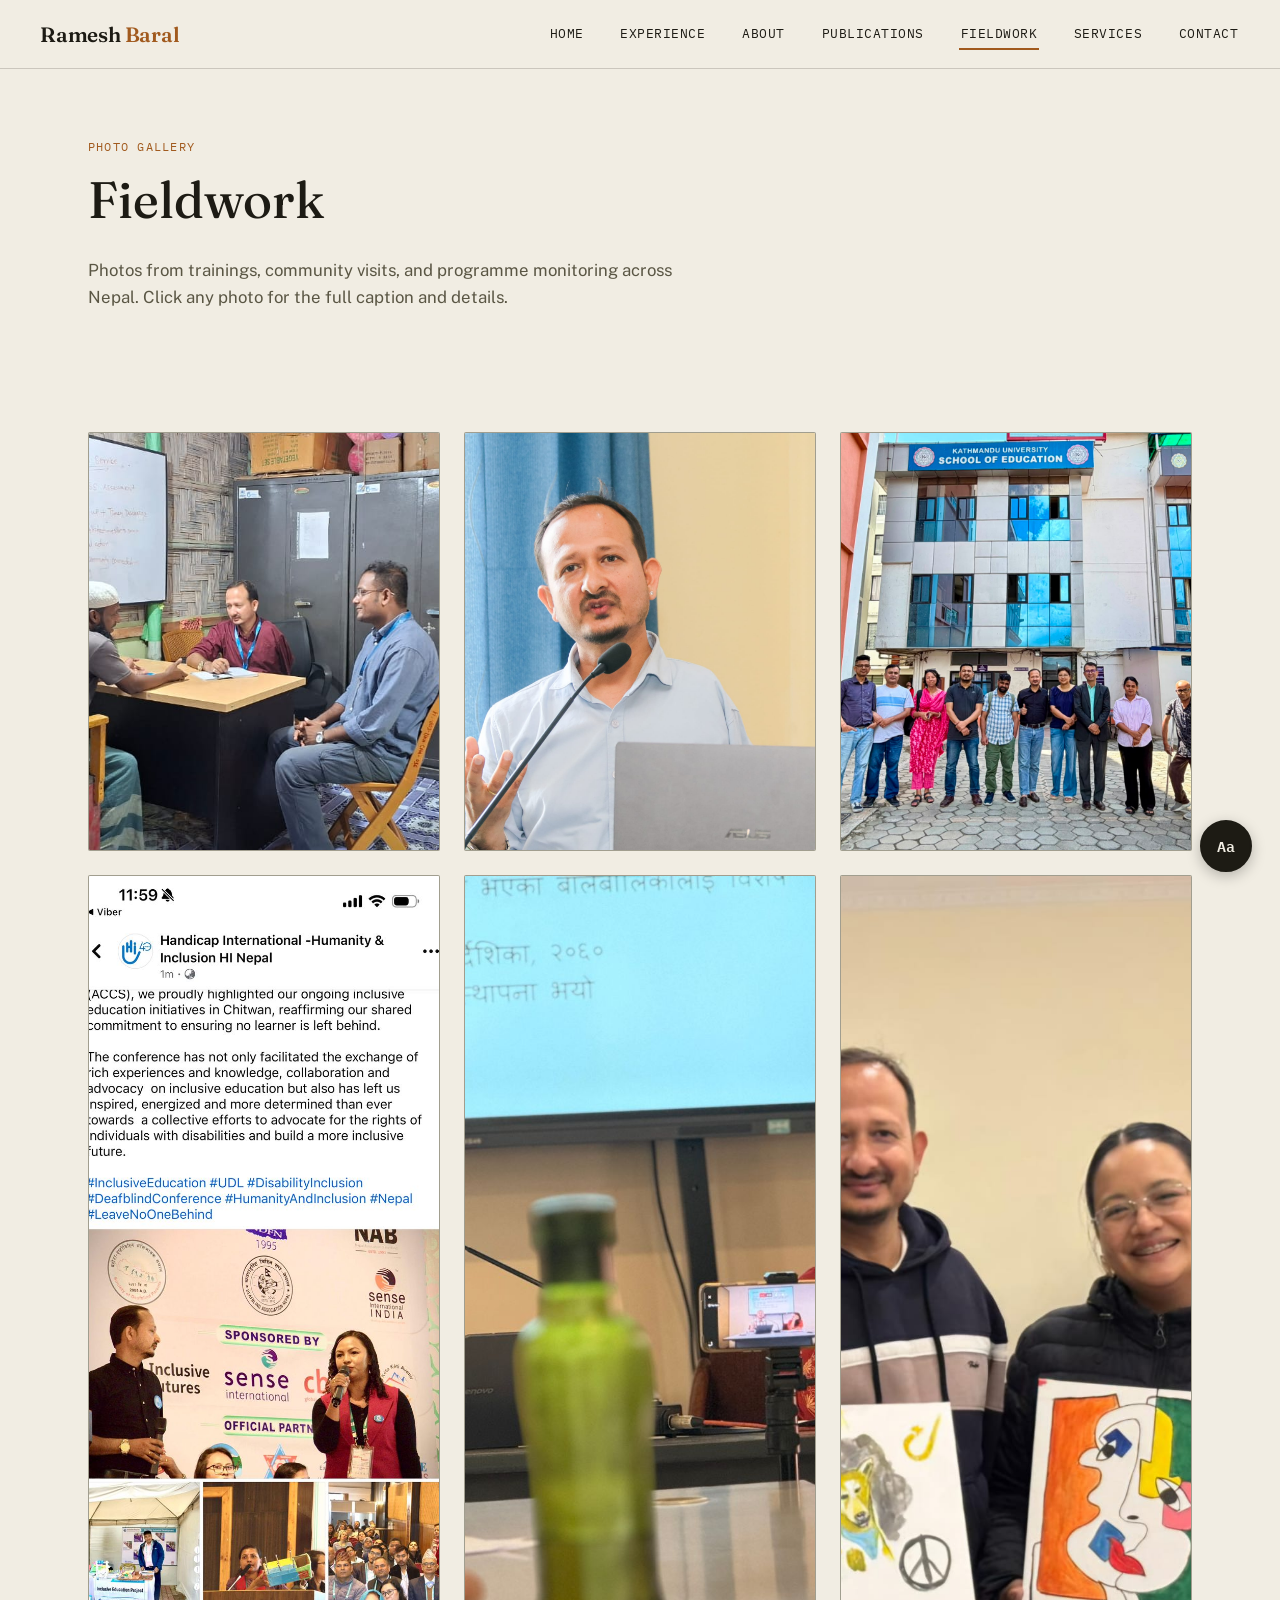
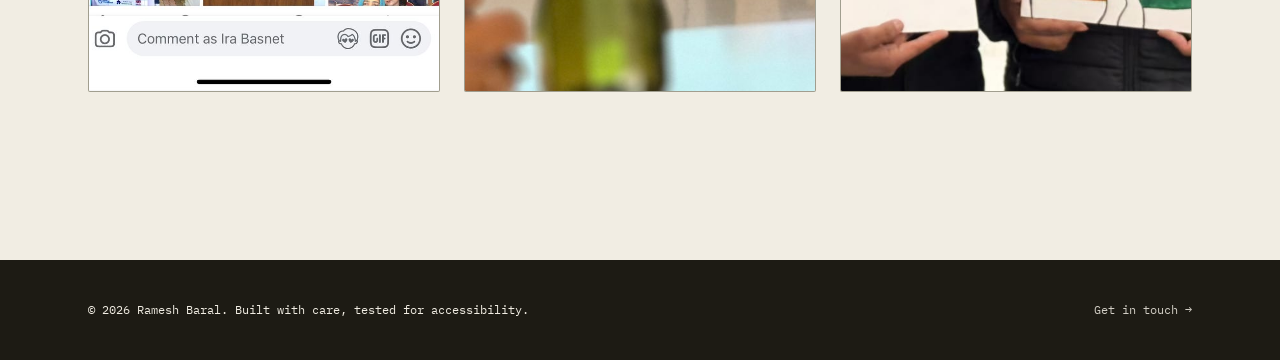
<file: fieldwork.html>
<!DOCTYPE html>
<html lang="en">
<head>
<meta charset="UTF-8">
<meta name="viewport" content="width=device-width, initial-scale=1.0">
<title>Fieldwork — Ramesh Baral</title>
<meta name="description" content="Photos from field visits, trainings, and community work across Nepal — Ramesh Baral, disability inclusion and education consultant.">
<link rel="preconnect" href="https://fonts.googleapis.com">
<link rel="preconnect" href="https://fonts.gstatic.com" crossorigin>
<link href="https://fonts.googleapis.com/css2?family=Fraunces:ital,opsz,wght@0,9..144,340;0,9..144,460;0,9..144,600;1,9..144,460&family=IBM+Plex+Mono:wght@400;500;600&family=Public+Sans:wght@400;500;600;700&display=swap" rel="stylesheet">
<link rel="stylesheet" href="css/style.css">
</head>
<body>

<a class="skip-link" href="#main">Skip to main content</a>

<header class="site-header">
  <div class="container nav-row">
    <a href="index.html" class="logo">Ramesh <span>Baral</span></a>
    <button class="nav-toggle" id="navToggle" aria-expanded="false" aria-controls="primaryNav">
      <span></span><span></span><span></span>
      <span class="visually-hidden">Toggle menu</span>
    </button>
    <nav class="primary-nav" id="primaryNav" aria-label="Primary">
      <ul>
        <li><a href="index.html">Home</a></li>
        <li><a href="experience.html">Experience</a></li>
        <li><a href="about.html">About</a></li>
        <li><a href="publications.html">Publications</a></li>
        <li><a href="fieldwork.html" aria-current="page">Fieldwork</a></li>
        <li><a href="services.html">Services</a></li>
        <li><a href="contact.html">Contact</a></li>
      </ul>
    </nav>
  </div>
</header>

<main id="main">

  <section class="page-head">
    <div class="container">
      <span class="hero-eyebrow">Photo gallery</span>
      <h1>Fieldwork</h1>
      <p>Photos from trainings, community visits, and programme monitoring across Nepal. Click any photo for the full caption and details.</p>
    </div>
  </section>

  <section class="section" aria-labelledby="gallery-heading">
    <div class="container">
      <h2 id="gallery-heading" class="visually-hidden">Fieldwork photos</h2>

      <div class="photo-grid" id="photoGrid">

        <!-- Replace image src, caption, location, and date for each photo below.
             Add more by copying a whole <button class="photo-card"> block. -->

        <button class="photo-card"
          data-title="Teacher training session"
          data-year="2025" data-tools="Kathmandu University School of Education (KUSOED)"
          data-desc="A Universal Design for Learning training session with teachers, part of the credit-hour package developed for inclusive pedagogy and curriculum adaptation."
          data-image="assets/fieldwork/A1.jpeg">
          <span class="photo-thumb">
            <img src="assets/fieldwork/A1.jpeg" alt="Teacher training session">
          </span>
          <span class="photo-caption">
            <span class="photo-meta">2025 — KUSOED</span>
            <h3>Teacher training session</h3>
          </span>
        </button>

        <button class="photo-card"
          data-title="Community consultation"
          data-year="2026" data-tools="GEDSI &amp; Accessibility Audit, CBM"
          data-desc="Field consultation with a local community as part of the GEDSI and accessibility audit, gathering input for the audit checklist and training package."
          data-image="assets/fieldwork/A2.jpeg">
          <span class="photo-thumb">
            <img src="assets/fieldwork/A2.jpeg" alt="Community consultation">
          </span>
          <span class="photo-caption">
            <span class="photo-meta">2026 — CBM</span>
            <h3>Community consultation</h3>
          </span>
        </button>

        <button class="photo-card"
          data-title="Accessibility site visit"
          data-year="2020–25" data-tools="Humanity &amp; Inclusion (HI)"
          data-desc="Site visit to review accessibility compliance during structural modifications of a school facility."
          data-image="assets/fieldwork/A3.jpeg">
          <span class="photo-thumb">
            <img src="assets/fieldwork/A3.jpeg" alt="Accessibility site visit">
          </span>
          <span class="photo-caption">
            <span class="photo-meta">2020–25 — HI</span>
            <h3>Accessibility site visit</h3>
          </span>
        </button>

        <button class="photo-card"
          data-title="OPD capacity-building workshop"
          data-year="2015–19" data-tools="Karuna Foundation Nepal"
          data-desc="A capacity-building training session for an Organization of Persons with Disabilities (OPD), part of district-level DID programming."
          data-image="assets/fieldwork/A4.jpeg">
          <span class="photo-thumb">
            <img src="assets/fieldwork/A4.jpeg" alt="OPD capacity-building workshop">
          </span>
          <span class="photo-caption">
            <span class="photo-meta">2015–19 — Karuna Foundation</span>
            <h3>OPD capacity-building workshop</h3>
          </span>
        </button>

        <button class="photo-card"
          data-title="Mobile rehabilitation camp"
          data-year="2014–15" data-tools="PRERANA — Handicap International Project"
          data-desc="Community-based mobile rehabilitation camp providing physiotherapy outreach in Sarlahi district."
          data-image="assets/fieldwork/A5.jpeg">
          <span class="photo-thumb">
            <img src="assets/fieldwork/A5.jpeg" alt="Mobile rehabilitation camp">
          </span>
          <span class="photo-caption">
            <span class="photo-meta">2014–15 — PRERANA</span>
            <h3>Mobile rehabilitation camp</h3>
          </span>
        </button>

        <button class="photo-card"
          data-title="Earthquake recovery training"
          data-year="2019" data-tools="MiLi Project, UNDP-supported"
          data-desc="Training local decision-makers and construction workers on Nepal's accessibility guidelines for infrastructure, in an earthquake-affected district."
          data-image="assets/fieldwork/A6.jpeg">
          <span class="photo-thumb">
            <img src="assets/fieldwork/A6.jpeg" alt="Earthquake recovery training">
          </span>
          <span class="photo-caption">
            <span class="photo-meta">2019 — MiLi Project</span>
            <h3>Earthquake recovery training</h3>
          </span>
        </button>

      </div>

  
    </div>
  </section>

</main>

<footer>
  <div class="container footer-row">
    <span>© 2026 Ramesh Baral. Built with care, tested for accessibility.</span>
    <nav aria-label="Footer">
      <a href="contact.html">Get in touch →</a>
    </nav>
  </div>
</footer>

<div class="modal-overlay" id="modalOverlay" hidden>
  <div class="modal" role="dialog" aria-modal="true" aria-labelledby="modalTitle" id="modalDialog">
    <button class="modal-close" id="modalClose" aria-label="Close photo details">✕</button>
    <img class="modal-image" id="modalImage" alt="" hidden>
    <p class="modal-eyebrow" id="modalMedium">FIELDWORK</p>
    <h2 id="modalTitle">Photo title</h2>
    <div class="modal-meta-row">
      <span id="modalYear">Year</span>
      <span id="modalTools">Organisation</span>
    </div>
    <p id="modalDesc">Description.</p>
  </div>
</div>

<div class="a11y-toolbar">
  <div class="a11y-panel" id="a11yPanel" hidden>
    <h2>Accessibility</h2>
    <div class="a11y-row">
      <span>Text size</span>
      <div class="a11y-fontctrl">
        <button id="fontDec" aria-label="Decrease text size">A−</button>
        <button id="fontReset" aria-label="Reset text size">A</button>
        <button id="fontInc" aria-label="Increase text size">A+</button>
      </div>
    </div>
    <div class="a11y-row">
      <span id="contrastLabel">High contrast</span>
      <button class="switch" id="contrastSwitch" role="switch" aria-checked="false" aria-labelledby="contrastLabel"></button>
    </div>
    <div class="a11y-row">
      <span id="motionLabel">Reduce motion</span>
      <button class="switch" id="motionSwitch" role="switch" aria-checked="false" aria-labelledby="motionLabel"></button>
    </div>
  </div>
  <button class="a11y-toggle" id="a11yToggle" aria-expanded="false" aria-controls="a11yPanel">
    <span aria-hidden="true">Aa</span>
    <span class="visually-hidden">Open accessibility settings</span>
  </button>
</div>

<script src="js/main.js"></script>
</body>
</html>
</file>
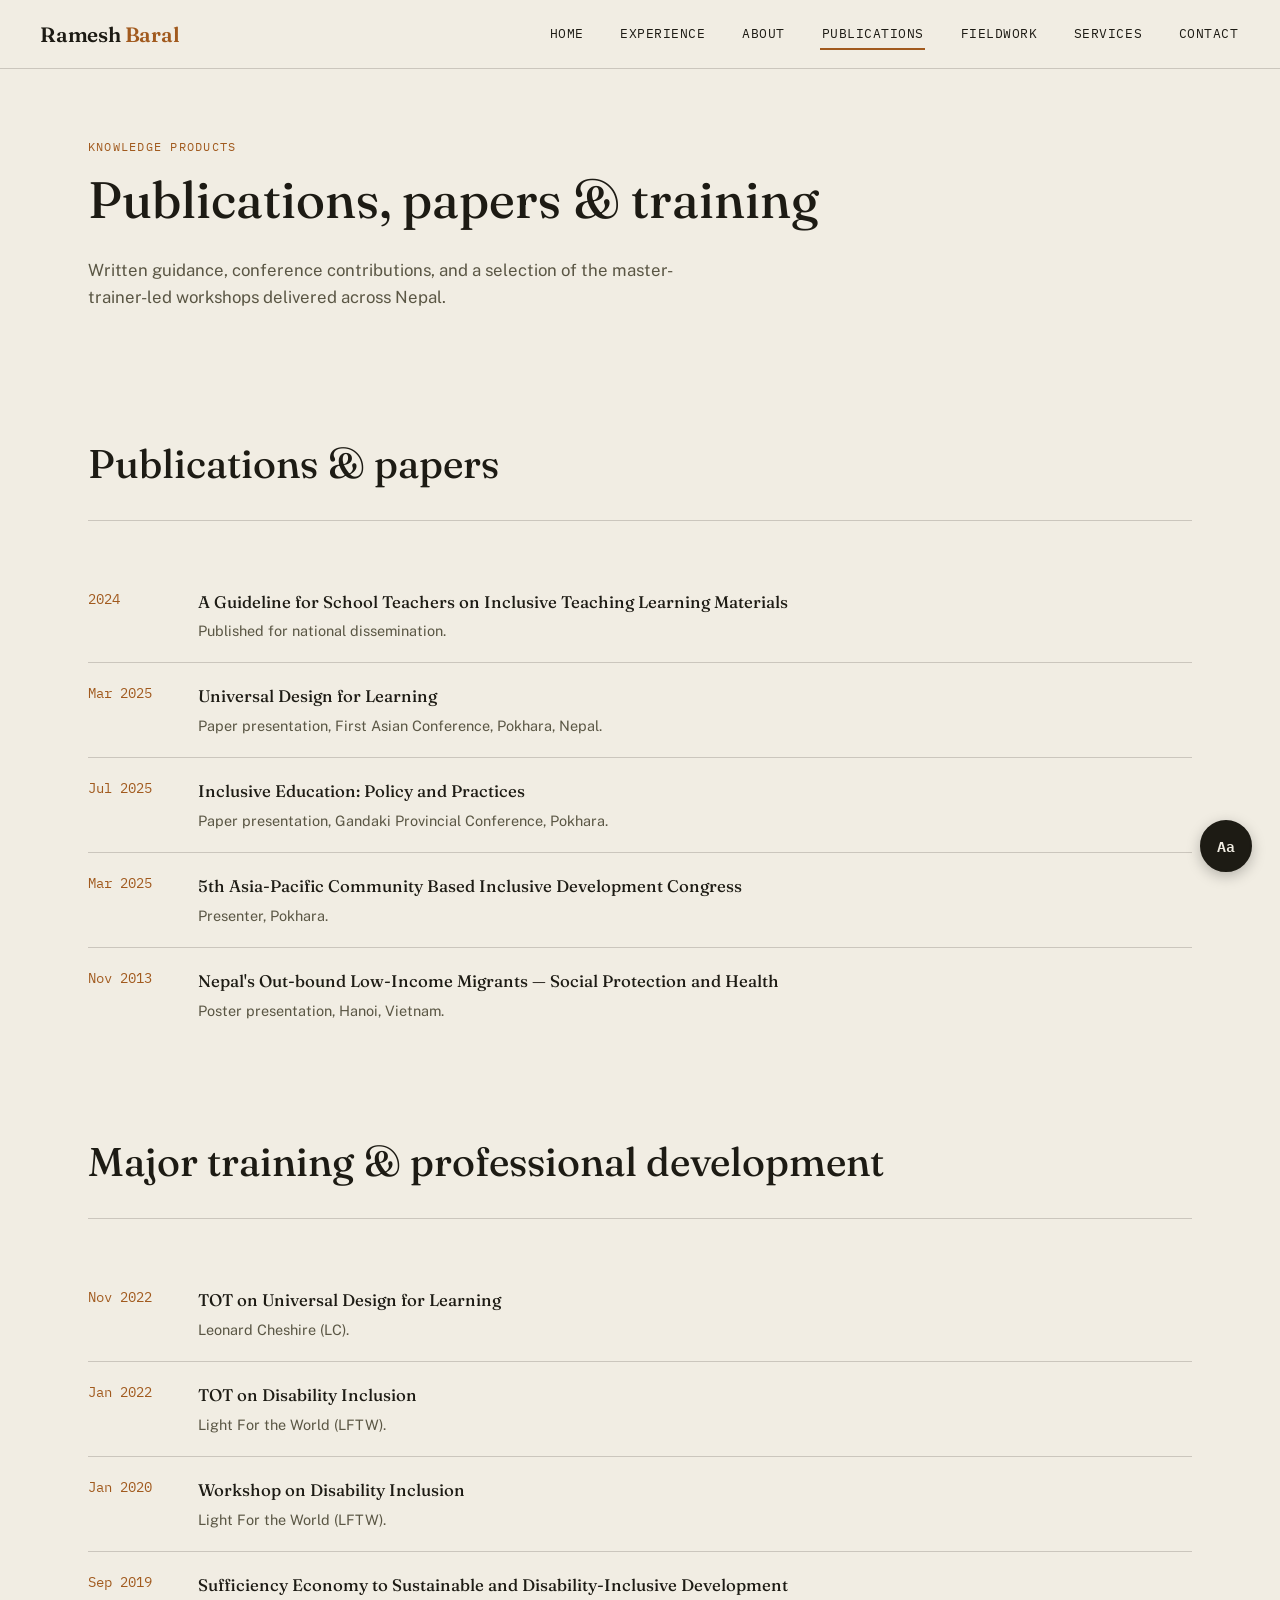
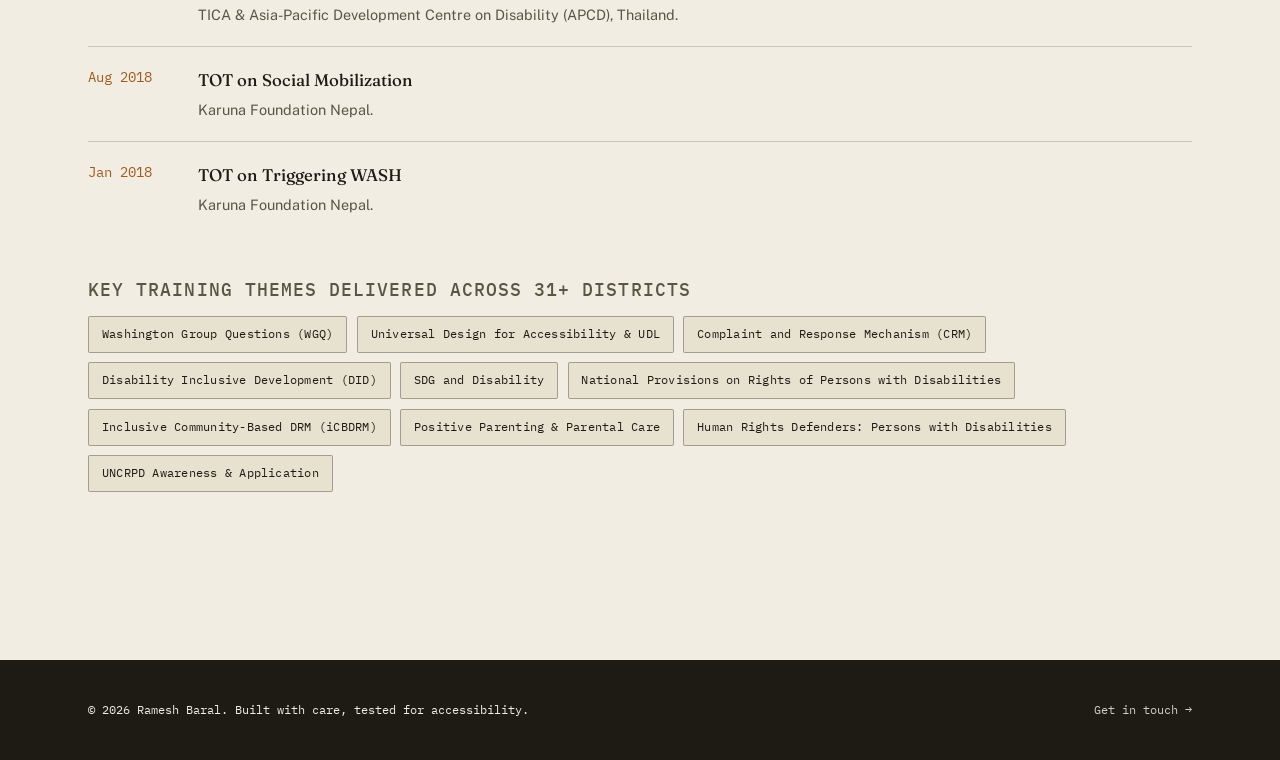
<file: publications.html>
<!DOCTYPE html>
<html lang="en">
<head>
<meta charset="UTF-8">
<meta name="viewport" content="width=device-width, initial-scale=1.0">
<title>Publications — Ramesh Baral</title>
<meta name="description" content="Publications, papers, and major trainings delivered by Ramesh Baral across disability inclusion and inclusive education.">
<link rel="preconnect" href="https://fonts.googleapis.com">
<link rel="preconnect" href="https://fonts.gstatic.com" crossorigin>
<link href="https://fonts.googleapis.com/css2?family=Fraunces:ital,opsz,wght@0,9..144,340;0,9..144,460;0,9..144,600;1,9..144,460&family=IBM+Plex+Mono:wght@400;500;600&family=Public+Sans:wght@400;500;600;700&display=swap" rel="stylesheet">
<link rel="stylesheet" href="css/style.css">
</head>
<body>

<a class="skip-link" href="#main">Skip to main content</a>

<header class="site-header">
  <div class="container nav-row">
    <a href="index.html" class="logo">Ramesh <span>Baral</span></a>
    <button class="nav-toggle" id="navToggle" aria-expanded="false" aria-controls="primaryNav">
      <span></span><span></span><span></span>
      <span class="visually-hidden">Toggle menu</span>
    </button>
    <nav class="primary-nav" id="primaryNav" aria-label="Primary">
      <ul>
        <li><a href="index.html">Home</a></li>
        <li><a href="experience.html">Experience</a></li>
        <li><a href="about.html">About</a></li>
        <li><a href="publications.html" aria-current="page">Publications</a></li>
        <li><a href="fieldwork.html">Fieldwork</a></li>
        <li><a href="services.html">Services</a></li>
        <li><a href="contact.html">Contact</a></li>
      </ul>
    </nav>
  </div>
</header>

<main id="main">

  <section class="page-head">
    <div class="container">
      <span class="hero-eyebrow">Knowledge products</span>
      <h1>Publications, papers &amp; training</h1>
      <p>Written guidance, conference contributions, and a selection of the master-trainer-led workshops delivered across Nepal.</p>
    </div>
  </section>

  <section class="section" aria-labelledby="pub-heading">
    <div class="container">
      <div class="section-head">
        <h2 id="pub-heading">Publications &amp; papers</h2>
      </div>
      <ul class="pub-list">
        <li class="pub-item">
          <span class="pub-year">2024</span>
          <div>
            <h3>A Guideline for School Teachers on Inclusive Teaching Learning Materials</h3>
            <p>Published for national dissemination.</p>
          </div>
        </li>
        <li class="pub-item">
          <span class="pub-year">Mar 2025</span>
          <div>
            <h3>Universal Design for Learning</h3>
            <p>Paper presentation, First Asian Conference, Pokhara, Nepal.</p>
          </div>
        </li>
        <li class="pub-item">
          <span class="pub-year">Jul 2025</span>
          <div>
            <h3>Inclusive Education: Policy and Practices</h3>
            <p>Paper presentation, Gandaki Provincial Conference, Pokhara.</p>
          </div>
        </li>
        <li class="pub-item">
          <span class="pub-year">Mar 2025</span>
          <div>
            <h3>5th Asia-Pacific Community Based Inclusive Development Congress</h3>
            <p>Presenter, Pokhara.</p>
          </div>
        </li>
        <li class="pub-item">
          <span class="pub-year">Nov 2013</span>
          <div>
            <h3>Nepal's Out-bound Low-Income Migrants — Social Protection and Health</h3>
            <p>Poster presentation, Hanoi, Vietnam.</p>
          </div>
        </li>
      </ul>
    </div>
  </section>

  <section class="section" aria-labelledby="training-heading" style="padding-top:0;">
    <div class="container">
      <div class="section-head">
        <h2 id="training-heading">Major training &amp; professional development</h2>
      </div>
      <ul class="pub-list">
        <li class="pub-item">
          <span class="pub-year">Nov 2022</span>
          <div>
            <h3>TOT on Universal Design for Learning</h3>
            <p>Leonard Cheshire (LC).</p>
          </div>
        </li>
        <li class="pub-item">
          <span class="pub-year">Jan 2022</span>
          <div>
            <h3>TOT on Disability Inclusion</h3>
            <p>Light For the World (LFTW).</p>
          </div>
        </li>
        <li class="pub-item">
          <span class="pub-year">Jan 2020</span>
          <div>
            <h3>Workshop on Disability Inclusion</h3>
            <p>Light For the World (LFTW).</p>
          </div>
        </li>
        <li class="pub-item">
          <span class="pub-year">Sep 2019</span>
          <div>
            <h3>Sufficiency Economy to Sustainable and Disability-Inclusive Development</h3>
            <p>TICA &amp; Asia-Pacific Development Centre on Disability (APCD), Thailand.</p>
          </div>
        </li>
        <li class="pub-item">
          <span class="pub-year">Aug 2018</span>
          <div>
            <h3>TOT on Social Mobilization</h3>
            <p>Karuna Foundation Nepal.</p>
          </div>
        </li>
        <li class="pub-item">
          <span class="pub-year">Jan 2018</span>
          <div>
            <h3>TOT on Triggering WASH</h3>
            <p>Karuna Foundation Nepal.</p>
          </div>
        </li>
      </ul>

      <h3 class="subhead" style="margin-top:2.5rem;">Key training themes delivered across 31+ districts</h3>
      <ul class="tag-list" aria-label="Key training themes">
        <li>Washington Group Questions (WGQ)</li>
        <li>Universal Design for Accessibility &amp; UDL</li>
        <li>Complaint and Response Mechanism (CRM)</li>
        <li>Disability Inclusive Development (DID)</li>
        <li>SDG and Disability</li>
        <li>National Provisions on Rights of Persons with Disabilities</li>
        <li>Inclusive Community-Based DRM (iCBDRM)</li>
        <li>Positive Parenting &amp; Parental Care</li>
        <li>Human Rights Defenders: Persons with Disabilities</li>
        <li>UNCRPD Awareness &amp; Application</li>
      </ul>
    </div>
  </section>

</main>

<footer>
  <div class="container footer-row">
    <span>© 2026 Ramesh Baral. Built with care, tested for accessibility.</span>
    <nav aria-label="Footer">
      <a href="contact.html">Get in touch →</a>
    </nav>
  </div>
</footer>

<div class="a11y-toolbar">
  <div class="a11y-panel" id="a11yPanel" hidden>
    <h2>Accessibility</h2>
    <div class="a11y-row">
      <span>Text size</span>
      <div class="a11y-fontctrl">
        <button id="fontDec" aria-label="Decrease text size">A−</button>
        <button id="fontReset" aria-label="Reset text size">A</button>
        <button id="fontInc" aria-label="Increase text size">A+</button>
      </div>
    </div>
    <div class="a11y-row">
      <span id="contrastLabel">High contrast</span>
      <button class="switch" id="contrastSwitch" role="switch" aria-checked="false" aria-labelledby="contrastLabel"></button>
    </div>
    <div class="a11y-row">
      <span id="motionLabel">Reduce motion</span>
      <button class="switch" id="motionSwitch" role="switch" aria-checked="false" aria-labelledby="motionLabel"></button>
    </div>
  </div>
  <button class="a11y-toggle" id="a11yToggle" aria-expanded="false" aria-controls="a11yPanel">
    <span aria-hidden="true">Aa</span>
    <span class="visually-hidden">Open accessibility settings</span>
  </button>
</div>

<script src="js/main.js"></script>
</body>
</html>
</file>
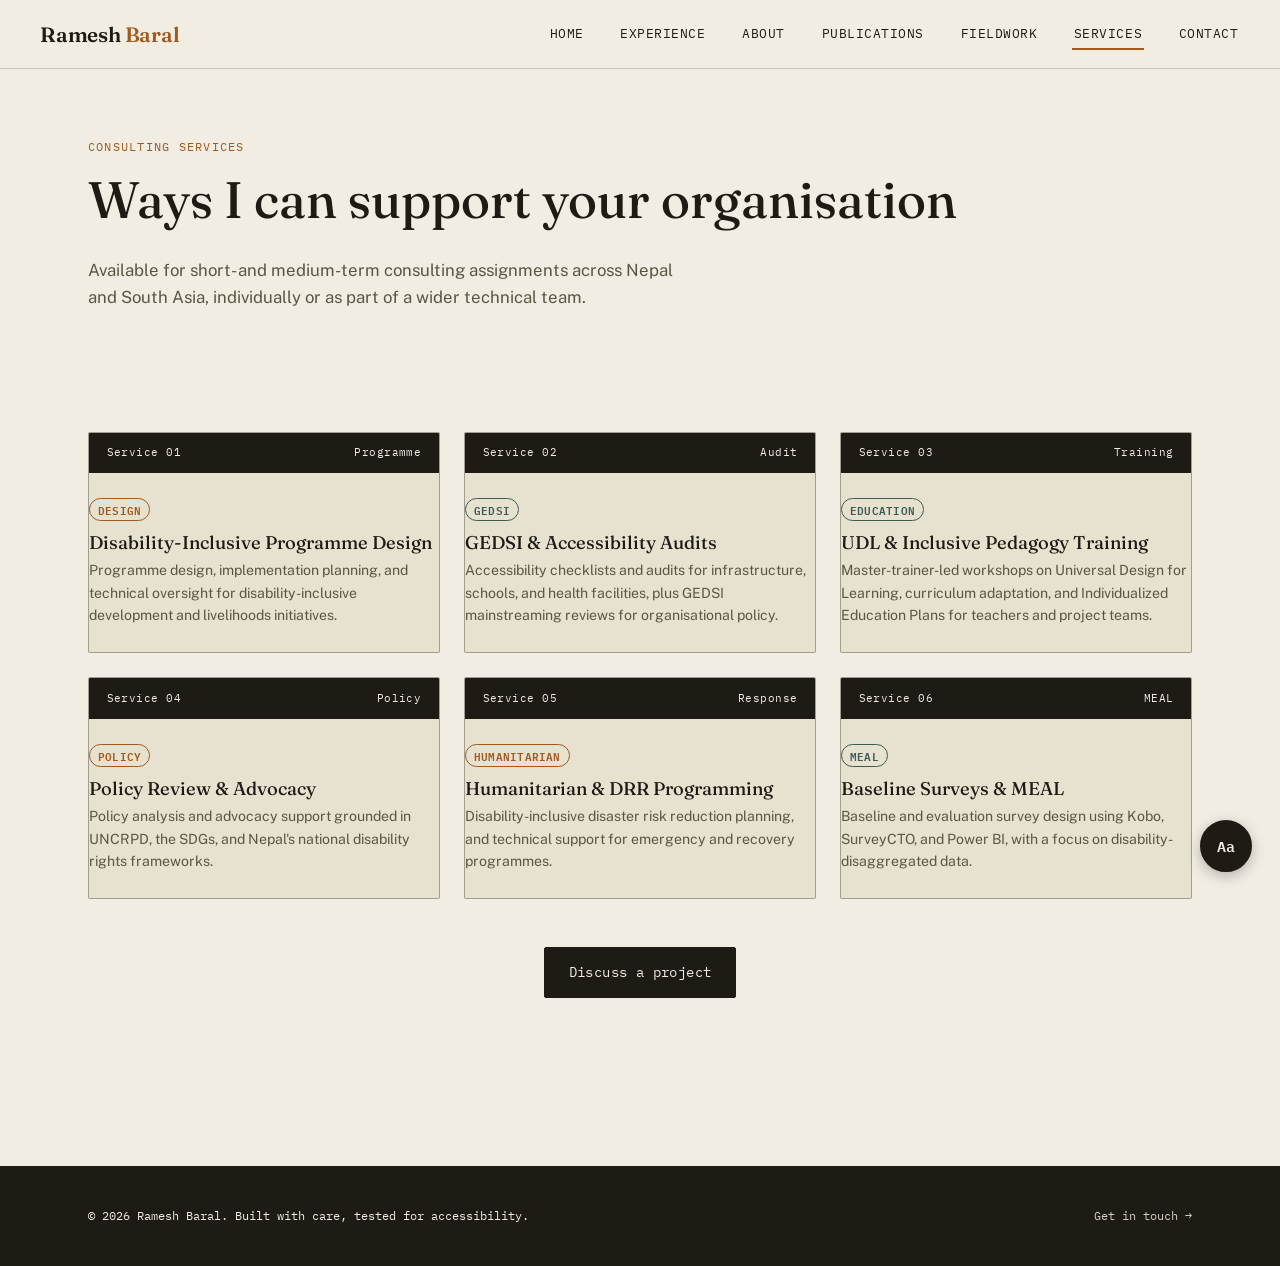
<file: services.html>
<!DOCTYPE html>
<html lang="en">
<head>
<meta charset="UTF-8">
<meta name="viewport" content="width=device-width, initial-scale=1.0">
<title>Services — Ramesh Baral</title>
<meta name="description" content="Consulting services offered by Ramesh Baral: disability-inclusive programme design, GEDSI and accessibility audits, UDL training, and policy advocacy support.">
<link rel="preconnect" href="https://fonts.googleapis.com">
<link rel="preconnect" href="https://fonts.gstatic.com" crossorigin>
<link href="https://fonts.googleapis.com/css2?family=Fraunces:ital,opsz,wght@0,9..144,340;0,9..144,460;0,9..144,600;1,9..144,460&family=IBM+Plex+Mono:wght@400;500;600&family=Public+Sans:wght@400;500;600;700&display=swap" rel="stylesheet">
<link rel="stylesheet" href="css/style.css">
</head>
<body>

<a class="skip-link" href="#main">Skip to main content</a>

<header class="site-header">
  <div class="container nav-row">
    <a href="index.html" class="logo">Ramesh <span>Baral</span></a>
    <button class="nav-toggle" id="navToggle" aria-expanded="false" aria-controls="primaryNav">
      <span></span><span></span><span></span>
      <span class="visually-hidden">Toggle menu</span>
    </button>
    <nav class="primary-nav" id="primaryNav" aria-label="Primary">
      <ul>
        <li><a href="index.html">Home</a></li>
        <li><a href="experience.html">Experience</a></li>
        <li><a href="about.html">About</a></li>
        <li><a href="publications.html">Publications</a></li>
        <li><a href="fieldwork.html">Fieldwork</a></li>
        <li><a href="services.html" aria-current="page">Services</a></li>
        <li><a href="contact.html">Contact</a></li>
      </ul>
    </nav>
  </div>
</header>

<main id="main">

  <section class="page-head">
    <div class="container">
      <span class="hero-eyebrow">Consulting services</span>
      <h1>Ways I can support your organisation</h1>
      <p>Available for short- and medium-term consulting assignments across Nepal and South Asia, individually or as part of a wider technical team.</p>
    </div>
  </section>

  <section class="section" aria-labelledby="services-heading">
    <div class="container">
      <h2 id="services-heading" class="visually-hidden">Service list</h2>
      <div class="work-grid">

        <div class="frame in-view" style="cursor:default;">
          <span class="frame-top"><span>Service 01</span><span>Programme</span></span>
          <span class="frame-body">
            <span class="frame-meta"><span class="frame-tag" style="color:#A15A1E">DESIGN</span></span>
            <h3>Disability-Inclusive Programme Design</h3>
            <p>Programme design, implementation planning, and technical oversight for disability-inclusive development and livelihoods initiatives.</p>
          </span>
        </div>

        <div class="frame in-view" style="cursor:default;">
          <span class="frame-top"><span>Service 02</span><span>Audit</span></span>
          <span class="frame-body">
            <span class="frame-meta"><span class="frame-tag" style="color:#3E5A52">GEDSI</span></span>
            <h3>GEDSI &amp; Accessibility Audits</h3>
            <p>Accessibility checklists and audits for infrastructure, schools, and health facilities, plus GEDSI mainstreaming reviews for organisational policy.</p>
          </span>
        </div>

        <div class="frame in-view" style="cursor:default;">
          <span class="frame-top"><span>Service 03</span><span>Training</span></span>
          <span class="frame-body">
            <span class="frame-meta"><span class="frame-tag" style="color:#3E5A52">EDUCATION</span></span>
            <h3>UDL &amp; Inclusive Pedagogy Training</h3>
            <p>Master-trainer-led workshops on Universal Design for Learning, curriculum adaptation, and Individualized Education Plans for teachers and project teams.</p>
          </span>
        </div>

        <div class="frame in-view" style="cursor:default;">
          <span class="frame-top"><span>Service 04</span><span>Policy</span></span>
          <span class="frame-body">
            <span class="frame-meta"><span class="frame-tag" style="color:#A15A1E">POLICY</span></span>
            <h3>Policy Review &amp; Advocacy</h3>
            <p>Policy analysis and advocacy support grounded in UNCRPD, the SDGs, and Nepal's national disability rights frameworks.</p>
          </span>
        </div>

        <div class="frame in-view" style="cursor:default;">
          <span class="frame-top"><span>Service 05</span><span>Response</span></span>
          <span class="frame-body">
            <span class="frame-meta"><span class="frame-tag" style="color:#A15A1E">HUMANITARIAN</span></span>
            <h3>Humanitarian &amp; DRR Programming</h3>
            <p>Disability-inclusive disaster risk reduction planning, and technical support for emergency and recovery programmes.</p>
          </span>
        </div>

        <div class="frame in-view" style="cursor:default;">
          <span class="frame-top"><span>Service 06</span><span>MEAL</span></span>
          <span class="frame-body">
            <span class="frame-meta"><span class="frame-tag" style="color:#3E5A52">MEAL</span></span>
            <h3>Baseline Surveys &amp; MEAL</h3>
            <p>Baseline and evaluation survey design using Kobo, SurveyCTO, and Power BI, with a focus on disability-disaggregated data.</p>
          </span>
        </div>

      </div>

      <div style="margin-top:3rem; text-align:center;">
        <a href="contact.html" class="btn btn-primary">Discuss a project</a>
      </div>
    </div>
  </section>

</main>

<footer>
  <div class="container footer-row">
    <span>© 2026 Ramesh Baral. Built with care, tested for accessibility.</span>
    <nav aria-label="Footer">
      <a href="contact.html">Get in touch →</a>
    </nav>
  </div>
</footer>

<div class="a11y-toolbar">
  <div class="a11y-panel" id="a11yPanel" hidden>
    <h2>Accessibility</h2>
    <div class="a11y-row">
      <span>Text size</span>
      <div class="a11y-fontctrl">
        <button id="fontDec" aria-label="Decrease text size">A−</button>
        <button id="fontReset" aria-label="Reset text size">A</button>
        <button id="fontInc" aria-label="Increase text size">A+</button>
      </div>
    </div>
    <div class="a11y-row">
      <span id="contrastLabel">High contrast</span>
      <button class="switch" id="contrastSwitch" role="switch" aria-checked="false" aria-labelledby="contrastLabel"></button>
    </div>
    <div class="a11y-row">
      <span id="motionLabel">Reduce motion</span>
      <button class="switch" id="motionSwitch" role="switch" aria-checked="false" aria-labelledby="motionLabel"></button>
    </div>
  </div>
  <button class="a11y-toggle" id="a11yToggle" aria-expanded="false" aria-controls="a11yPanel">
    <span aria-hidden="true">Aa</span>
    <span class="visually-hidden">Open accessibility settings</span>
  </button>
</div>

<script src="js/main.js"></script>
</body>
</html>
</file>
<file: css/style.css>
/* =====================================================
   Ramesh Baral — Portfolio Stylesheet
   Organised into: Tokens, Base, Accessibility, Header/Nav,
   Hero, Sections, Cards/Grid, Modal, About, Publications,
   Contact, Footer
===================================================== */

/* ---------- TOKENS ---------- */
:root{
  --paper: #F1EDE3;
  --paper-deep: #E7E1D0;
  --paper-deeper: #DCD3B9;
  --ink: #1D1B14;
  --ink-soft: #5A5644;
  --accent: #A15A1E;
  --accent-dim: #7C4517;
  --accent-light: #C57A32;
  --fixer: #3E5A52;
  --line: rgba(29,27,20,0.18);
  --line-strong: rgba(29,27,20,0.34);

  --font-display: 'Fraunces', 'Iowan Old Style', serif;
  --font-mono: 'IBM Plex Mono', ui-monospace, monospace;
  --font-body: 'Public Sans', system-ui, -apple-system, sans-serif;

  --maxw: 1200px;
  --radius: 2px;
  --dur: 0.5s;
  --ease: cubic-bezier(.22,.61,.36,1);
}

body.high-contrast{
  --paper: #FFFFFF;
  --paper-deep: #FFFFFF;
  --paper-deeper: #F0F0F0;
  --ink: #000000;
  --ink-soft: #000000;
  --accent: #8A3E00;
  --accent-dim: #6B3000;
  --accent-light: #A85200;
  --fixer: #0B4A3B;
  --line: #000000;
  --line-strong: #000000;
}

/* ---------- MOTION ---------- */
body.reduce-motion *,
body.reduce-motion *::before,
body.reduce-motion *::after{
  animation-duration: 0.001ms !important;
  animation-iteration-count: 1 !important;
  transition-duration: 0.001ms !important;
  scroll-behavior: auto !important;
}
@media (prefers-reduced-motion: reduce){
  *, *::before, *::after{
    animation-duration: 0.001ms !important;
    animation-iteration-count: 1 !important;
    transition-duration: 0.001ms !important;
    scroll-behavior: auto !important;
  }
}

/* ---------- BASE ---------- */
*{ box-sizing: border-box; }
html{ scroll-behavior: smooth; }

body{
  margin: 0;
  background: var(--paper);
  color: var(--ink);
  font-family: var(--font-body);
  font-size: 1rem;
  line-height: 1.6;
  -webkit-font-smoothing: antialiased;
}

img{ max-width: 100%; display: block; }
a{ color: inherit; }
h1, h2, h3{ font-family: var(--font-display); font-weight: 460; margin: 0; }

.container{
  max-width: var(--maxw);
  margin: 0 auto;
  padding: 0 clamp(1.25rem, 4vw, 3rem);
}

.visually-hidden{
  position: absolute !important;
  width: 1px; height: 1px;
  padding: 0; margin: -1px;
  overflow: hidden;
  clip: rect(0,0,0,0);
  white-space: nowrap;
  border: 0;
}

/* Visible keyboard focus everywhere */
a:focus-visible, button:focus-visible, input:focus-visible,
textarea:focus-visible, [tabindex]:focus-visible{
  outline: 3px solid var(--accent);
  outline-offset: 3px;
  border-radius: 1px;
}

/* ---------- SKIP LINK ---------- */
.skip-link{
  position: absolute;
  left: 1rem; top: -60px;
  background: var(--ink);
  color: var(--paper);
  padding: 0.75rem 1.25rem;
  font-family: var(--font-mono);
  font-size: 0.85rem;
  z-index: 200;
  transition: top var(--dur) var(--ease);
  border-radius: var(--radius);
}
.skip-link:focus{ top: 1rem; }

/* ---------- ACCESSIBILITY TOOLBAR ---------- */
.a11y-toolbar{
  position: fixed;
  right: clamp(0.75rem, 3vw, 1.75rem);
  bottom: clamp(0.75rem, 3vw, 1.75rem);
  z-index: 150;
  display: flex;
  flex-direction: column;
  align-items: flex-end;
  gap: 0.5rem;
  font-family: var(--font-mono);
}
.a11y-toggle{
  width: 52px; height: 52px;
  border-radius: 50%;
  background: var(--ink);
  color: var(--paper);
  border: 2px solid var(--ink);
  font-family: var(--font-mono);
  font-weight: 600;
  font-size: 0.95rem;
  cursor: pointer;
  display: flex; align-items: center; justify-content: center;
  box-shadow: 0 4px 14px rgba(0,0,0,0.25);
}
.a11y-toggle:hover{ background: var(--accent); border-color: var(--accent); }
.a11y-panel{
  background: var(--paper);
  border: 1.5px solid var(--ink);
  border-radius: var(--radius);
  padding: 1rem;
  width: 240px;
  box-shadow: 0 10px 30px rgba(0,0,0,0.22);
}
.a11y-panel[hidden]{ display: none; }
.a11y-panel h2{
  font-family: var(--font-mono);
  font-size: 0.72rem;
  letter-spacing: 0.12em;
  text-transform: uppercase;
  color: var(--ink-soft);
  margin-bottom: 0.75rem;
}
.a11y-row{
  display: flex; align-items: center; justify-content: space-between;
  padding: 0.5rem 0; border-top: 1px solid var(--line); font-size: 0.82rem;
}
.a11y-row:first-of-type{ border-top: none; }
.a11y-fontctrl{ display: flex; gap: 0.35rem; }
.a11y-fontctrl button{
  width: 30px; height: 30px;
  border: 1.5px solid var(--ink);
  background: var(--paper); color: var(--ink);
  font-family: var(--font-mono); font-size: 0.8rem;
  cursor: pointer; border-radius: var(--radius);
}
.a11y-fontctrl button:hover{ background: var(--ink); color: var(--paper); }
.switch{
  position: relative; width: 42px; height: 24px;
  border: 1.5px solid var(--ink); border-radius: 999px;
  background: var(--paper); cursor: pointer; flex-shrink: 0;
}
.switch::after{
  content: ""; position: absolute; top: 2px; left: 2px;
  width: 16px; height: 16px; border-radius: 50%;
  background: var(--ink); transition: transform var(--dur) var(--ease);
}
.switch[aria-pressed="true"]{ background: var(--accent); border-color: var(--accent); }
.switch[aria-pressed="true"]::after{ transform: translateX(18px); background: var(--paper); }

/* ---------- HEADER / NAV ---------- */
header.site-header{
  position: sticky; top: 0; z-index: 100;
  background: color-mix(in srgb, var(--paper) 92%, transparent);
  backdrop-filter: blur(6px);
  border-bottom: 1px solid var(--line);
}
.nav-row{ display: flex; align-items: center; justify-content: space-between; padding: 1.1rem 0; }
.logo{
  font-family: var(--font-display); font-size: 1.3rem; font-weight: 600;
  text-decoration: none; letter-spacing: -0.01em;
}
.logo span{ color: var(--accent); }
nav.primary-nav ul{
  list-style: none; display: flex; gap: clamp(1.1rem, 3vw, 2.1rem);
  margin: 0; padding: 0; font-family: var(--font-mono);
  font-size: 0.8rem; letter-spacing: 0.04em; text-transform: uppercase;
}
nav.primary-nav a{ text-decoration: none; padding: 0.35rem 0.1rem; border-bottom: 2px solid transparent; }
nav.primary-nav a:hover, nav.primary-nav a[aria-current="page"]{ border-bottom-color: var(--accent); }
.nav-toggle{
  display: none; background: none; border: 1.5px solid var(--ink);
  border-radius: var(--radius); width: 44px; height: 44px; cursor: pointer;
  flex-direction: column; gap: 4px; align-items: center; justify-content: center;
}
.nav-toggle span{ display: block; width: 20px; height: 2px; background: var(--ink); }
@media (max-width: 760px){
  nav.primary-nav{
    position: absolute; top: 100%; left: 0; right: 0;
    background: var(--paper); border-bottom: 1px solid var(--line); display: none;
  }
  nav.primary-nav.open{ display: block; }
  nav.primary-nav ul{ flex-direction: column; padding: 1rem clamp(1.25rem,4vw,3rem) 1.5rem; gap: 0; }
  nav.primary-nav li{ border-top: 1px solid var(--line); }
  nav.primary-nav li:first-child{ border-top: none; }
  nav.primary-nav a{ display: block; padding: 0.85rem 0; }
  .nav-toggle{ display: flex; }
}

/* ---------- HERO ---------- */
.hero{ padding: clamp(3rem, 9vw, 6rem) 0 clamp(2.5rem, 6vw, 3.5rem); }
.hero-grid{
  display: grid;
  grid-template-columns: 1.3fr 0.7fr;
  gap: clamp(2rem, 6vw, 4rem);
  align-items: center;
}
@media (max-width: 760px){
  .hero-grid{ grid-template-columns: 1fr; }
  .hero-portrait{ order: -1; max-width: 220px; margin: 0 auto; }
}
.hero-portrait{
  border: 1.5px solid var(--ink);
  border-radius: var(--radius);
  overflow: hidden;
  background: var(--paper-deep);
  aspect-ratio: 4 / 5;
}
.hero-portrait img{
  width: 100%;
  height: 100%;
  object-fit: cover;
  display: block;
}
body.high-contrast .hero-portrait{ border-width: 3px; }
.hero-eyebrow{
  font-family: var(--font-mono); font-size: 0.78rem; letter-spacing: 0.1em;
  text-transform: uppercase; color: var(--accent); margin-bottom: 1.1rem;
}
.hero h1{
  font-size: clamp(2.3rem, 6vw, 4.3rem); line-height: 1.05;
  letter-spacing: -0.01em; max-width: 20ch;
}
.hero-tagline{
  font-size: clamp(1.02rem, 2vw, 1.25rem); max-width: 58ch;
  margin: 1.6rem 0 0; color: var(--ink-soft);
}
.hero-actions{ display: flex; flex-wrap: wrap; gap: 1rem; margin-top: 2.2rem; }
.btn{
  font-family: var(--font-mono); font-size: 0.85rem; letter-spacing: 0.03em;
  text-decoration: none; padding: 0.85rem 1.5rem; border-radius: var(--radius);
  border: 1.5px solid var(--ink); display: inline-flex; align-items: center;
  gap: 0.5rem; cursor: pointer; background: transparent; color: var(--ink);
}
.btn-primary{ background: var(--ink); color: var(--paper); }
.btn-primary:hover{ background: var(--accent); border-color: var(--accent); }
.btn-ghost:hover{ background: var(--ink); color: var(--paper); }

/* Stats ticker */
.stats-strip{
  margin-top: clamp(3rem, 7vw, 4rem);
  overflow: hidden;
  border-top: 1px solid var(--line);
  border-bottom: 1px solid var(--line);
  padding: 1.1rem 0;
}
.stats-track{
  display: flex; gap: 1rem; width: max-content;
  animation: scrollstrip 28s linear infinite;
}
body.reduce-motion .stats-track{ animation: none; overflow-x: auto; }
@keyframes scrollstrip{ from{ transform: translateX(0); } to{ transform: translateX(-50%); } }
.stat-card{
  min-width: 176px; border: 1px solid var(--line-strong); border-radius: var(--radius);
  padding: 0.9rem 1.1rem; flex-shrink: 0; background: var(--paper-deep);
}
.stat-card b{
  display: block; font-family: var(--font-display); font-size: 1.7rem; color: var(--accent);
}
.stat-card span{ font-family: var(--font-mono); font-size: 0.72rem; text-transform: uppercase; letter-spacing: 0.03em; color: var(--ink-soft); }

/* ---------- SECTIONS ---------- */
.section{ padding: clamp(3rem, 7vw, 5.5rem) 0; }
.section-head{
  display: flex; align-items: flex-end; justify-content: space-between;
  gap: 1.5rem; flex-wrap: wrap; margin-bottom: clamp(2rem, 4vw, 3rem);
  border-bottom: 1px solid var(--line); padding-bottom: 1.5rem;
}
.section-eyebrow{
  font-family: var(--font-mono); font-size: 0.75rem; letter-spacing: 0.1em;
  text-transform: uppercase; color: var(--ink-soft); margin-bottom: 0.5rem; display: block;
}
.section-head h2{ font-size: clamp(1.8rem, 4vw, 2.5rem); }
.page-head{ padding: clamp(2.5rem, 6vw, 4rem) 0 1rem; }
.page-head h1{ font-size: clamp(2rem, 5vw, 3.2rem); }
.page-head p{ color: var(--ink-soft); max-width: 60ch; margin-top: 1rem; font-size: 1.05rem; }

.filters{ display: flex; gap: 0.6rem; flex-wrap: wrap; }
.filter-btn{
  font-family: var(--font-mono); font-size: 0.76rem; letter-spacing: 0.03em;
  text-transform: uppercase; padding: 0.55rem 1rem; border: 1.5px solid var(--ink);
  background: transparent; color: var(--ink); border-radius: 999px; cursor: pointer;
}
.filter-btn[aria-pressed="true"]{ background: var(--ink); color: var(--paper); }
.filter-btn:hover{ background: var(--accent); border-color: var(--accent); color: var(--paper); }

/* ---------- ENGAGEMENT LOG / WORK GRID ---------- */
.work-grid{ display: grid; grid-template-columns: repeat(auto-fill, minmax(300px, 1fr)); gap: 1.5rem; }
.frame{
  border: 1px solid var(--line-strong); background: var(--paper-deep); border-radius: var(--radius);
  overflow: hidden; text-align: left; cursor: pointer; padding: 0; font-family: var(--font-body);
  color: var(--ink); display: block; width: 100%; opacity: 0; transform: translateY(14px);
  transition: opacity var(--dur) var(--ease), transform var(--dur) var(--ease), border-color var(--dur) var(--ease);
}
.frame.in-view{ opacity: 1; transform: translateY(0); }
.frame:hover{ border-color: var(--accent); }
.frame-top{
  display: flex; justify-content: space-between; align-items: center;
  padding: 0.7rem 1.1rem; background: var(--ink); color: var(--paper);
  font-family: var(--font-mono); font-size: 0.7rem; letter-spacing: 0.04em;
}
.frame-body{ padding: 1.2rem 1.2rem 1.4rem; }
.frame-meta{
  display: flex; justify-content: space-between; font-family: var(--font-mono);
  font-size: 0.68rem; color: var(--ink-soft); margin-bottom: 0.6rem; letter-spacing: 0.02em;
}
.frame-tag{ font-weight: 600; padding: 0.1rem 0.5rem; border-radius: 999px; border: 1px solid currentColor; }
.frame h3{ font-size: 1.15rem; margin-bottom: 0.3rem; line-height: 1.3; }
.frame p{ margin: 0; color: var(--ink-soft); font-size: 0.88rem; }

/* ---------- PHOTO GALLERY (fieldwork.html) ---------- */
.photo-grid{
  display: grid;
  grid-template-columns: repeat(auto-fill, minmax(260px, 1fr));
  gap: 1.5rem;
}
.photo-card{
  border: 1px solid var(--line-strong);
  background: var(--paper-deep);
  border-radius: var(--radius);
  overflow: hidden;
  padding: 0;
  cursor: pointer;
  text-align: left;
  width: 100%;
  font-family: var(--font-body);
  color: var(--ink);
  opacity: 0;
  transform: translateY(14px);
  transition: opacity var(--dur) var(--ease), transform var(--dur) var(--ease), border-color var(--dur) var(--ease);
}
.photo-card.in-view{ opacity: 1; transform: translateY(0); }
.photo-card:hover{ border-color: var(--accent); }
.photo-thumb{
  aspect-ratio: 4 / 3;
  overflow: hidden;
  background: var(--paper-deeper);
}
.photo-thumb img{
  width: 100%; height: 100%;
  object-fit: cover;
  display: block;
}
.photo-caption{ padding: 0.9rem 1.1rem 1.1rem; }
.photo-caption h3{ font-size: 1rem; margin-bottom: 0.25rem; }
.photo-meta{
  font-family: var(--font-mono);
  font-size: 0.7rem;
  color: var(--ink-soft);
  text-transform: uppercase;
  letter-spacing: 0.03em;
}

/* Modal image (shared modal, used by both experience and fieldwork pages) */
.modal-image{
  width: 100%;
  border-radius: var(--radius);
  border: 1px solid var(--line-strong);
  margin-bottom: 1.25rem;
  max-height: 50vh;
  object-fit: cover;
}
.modal-image[hidden]{ display: none; }

/* ---------- MODAL ---------- */
.modal-overlay{
  position: fixed; inset: 0; background: rgba(15,12,9,0.72);
  display: flex; align-items: center; justify-content: center; padding: 1.5rem; z-index: 300;
}
.modal-overlay[hidden]{ display: none; }
.modal{
  background: var(--paper); max-width: 640px; width: 100%; max-height: 88vh; overflow-y: auto;
  border-radius: var(--radius); border: 1px solid var(--ink); padding: clamp(1.5rem, 4vw, 2.5rem); position: relative;
}
.modal-close{
  position: absolute; top: 1rem; right: 1rem; width: 40px; height: 40px;
  border: 1.5px solid var(--ink); background: var(--paper); border-radius: 50%;
  cursor: pointer; font-family: var(--font-mono); font-size: 1rem;
}
.modal-close:hover{ background: var(--accent); color: var(--paper); border-color: var(--accent); }
.modal-eyebrow{
  font-family: var(--font-mono); font-size: 0.75rem; color: var(--accent);
  letter-spacing: 0.08em; text-transform: uppercase; margin-bottom: 0.6rem;
}
.modal h2{ font-size: clamp(1.5rem, 4vw, 2rem); margin-bottom: 0.75rem; }
.modal-meta-row{
  display: flex; flex-wrap: wrap; gap: 1.25rem; font-family: var(--font-mono);
  font-size: 0.78rem; color: var(--ink-soft); margin-bottom: 1.25rem;
  padding-bottom: 1.25rem; border-bottom: 1px solid var(--line);
}
.modal p{ color: var(--ink); }

/* ---------- ABOUT ---------- */
.about-grid{ display: grid; grid-template-columns: 1.15fr 0.85fr; gap: clamp(2rem, 6vw, 5rem); align-items: start; }
@media (max-width: 760px){ .about-grid{ grid-template-columns: 1fr; } }
.about-grid p{ font-size: 1.03rem; color: var(--ink-soft); max-width: 60ch; }
.about-grid p + p{ margin-top: 1.1rem; }
.tag-list{ list-style: none; margin: 0; padding: 0; display: flex; flex-wrap: wrap; gap: 0.6rem; }
.tag-list li{
  font-family: var(--font-mono); font-size: 0.74rem; letter-spacing: 0.02em; padding: 0.5rem 0.8rem;
  border: 1px solid var(--line-strong); border-radius: var(--radius); background: var(--paper-deep);
}
.edu-list{ list-style: none; padding: 0; margin: 1.5rem 0 0; }
.edu-list li{ border-top: 1px solid var(--line); padding: 0.9rem 0; }
.edu-list li:first-child{ border-top: none; }
.edu-year{ font-family: var(--font-mono); font-size: 0.72rem; color: var(--accent); display: block; margin-bottom: 0.2rem; }
.edu-inst{ font-size: 0.85rem; color: var(--ink-soft); }

.subhead{
  font-size: 1.1rem; margin-top: 2rem; margin-bottom: 0.75rem;
  font-family: var(--font-mono); text-transform: uppercase;
  letter-spacing: 0.06em; color: var(--ink-soft);
}

/* ---------- PUBLICATIONS / TRAININGS LIST ---------- */
.pub-list{ list-style: none; padding: 0; margin: 0; }
.pub-item{
  display: grid; grid-template-columns: 90px 1fr; gap: 1.25rem;
  padding: 1.25rem 0; border-top: 1px solid var(--line);
}
.pub-item:first-child{ border-top: none; }
.pub-year{ font-family: var(--font-mono); font-size: 0.85rem; color: var(--accent); }
.pub-item h3{ font-size: 1.05rem; margin-bottom: 0.25rem; }
.pub-item p{ margin: 0; color: var(--ink-soft); font-size: 0.9rem; }
@media (max-width: 560px){ .pub-item{ grid-template-columns: 1fr; gap: 0.35rem; } }

/* ---------- CONTACT ---------- */
.contact-wrap{ display: grid; grid-template-columns: 1fr 1fr; gap: clamp(2rem, 6vw, 4rem); }
@media (max-width: 760px){ .contact-wrap{ grid-template-columns: 1fr; } }
.field{ margin-bottom: 1.3rem; }
.field label{
  display: block; font-family: var(--font-mono); font-size: 0.78rem; text-transform: uppercase;
  letter-spacing: 0.05em; margin-bottom: 0.45rem; color: var(--ink-soft);
}
.field input, .field textarea{
  width: 100%; font-family: var(--font-body); font-size: 1rem; padding: 0.8rem 0.9rem;
  border: 1.5px solid var(--ink); border-radius: var(--radius); background: var(--paper); color: var(--ink);
}
.field textarea{ resize: vertical; min-height: 120px; }
.field-hint{ font-size: 0.78rem; color: var(--ink-soft); margin-top: 0.35rem; }
.contact-list{ list-style: none; padding: 0; margin: 0; }
.contact-list li{ border-top: 1px solid var(--line); padding: 1rem 0; }
.contact-list li:first-child{ border-top: none; }
.contact-list a{ text-decoration: none; }
.contact-list a:hover{ color: var(--accent); }
.contact-label{
  display: block; font-family: var(--font-mono); font-size: 0.72rem;
  text-transform: uppercase; color: var(--ink-soft); margin-bottom: 0.2rem;
}

/* ---------- FOOTER ---------- */
footer{ background: var(--ink); color: var(--paper); padding: 2.5rem 0; margin-top: clamp(3rem, 7vw, 5rem); }
body.high-contrast footer{ border-top: 3px solid var(--paper); }
.footer-row{
  display: flex; justify-content: space-between; align-items: center; flex-wrap: wrap;
  gap: 1rem; font-family: var(--font-mono); font-size: 0.78rem;
}
footer a{ text-decoration: none; opacity: 0.85; }
footer a:hover{ opacity: 1; color: var(--accent-light); }
</file>
